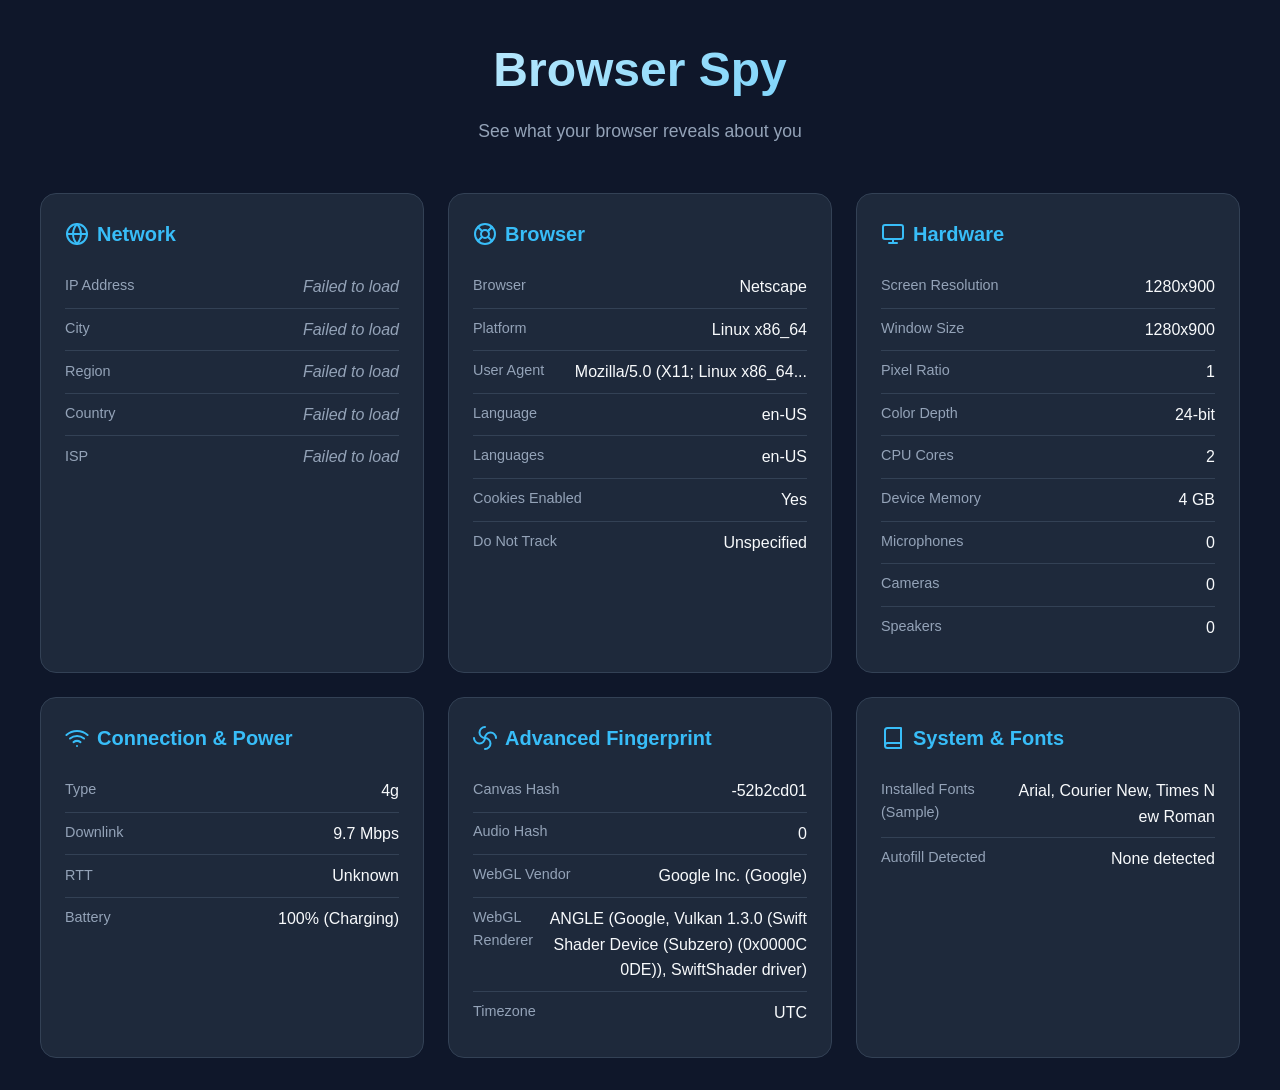
<file: browser-spy/index.html>
<!DOCTYPE html>
<html lang="en">

<head>
    <meta charset="UTF-8">
    <meta name="viewport" content="width=device-width, initial-scale=1.0">
    <title>Browser Spy - Browser Fingerprint & Info</title>
    <style>
        :root {
            --bg-color: #0f172a;
            --card-bg: #1e293b;
            --text-primary: #f8fafc;
            --text-secondary: #94a3b8;
            --accent: #38bdf8;
            --accent-glow: rgba(56, 189, 248, 0.2);
            --border: #334155;
            --font-family: 'Inter', -apple-system, BlinkMacSystemFont, sans-serif;
        }

        * {
            box-sizing: border-box;
            margin: 0;
            padding: 0;
        }

        body {
            background-color: var(--bg-color);
            color: var(--text-primary);
            font-family: var(--font-family);
            line-height: 1.6;
            min-height: 100vh;
            padding: 2rem;
        }

        header {
            text-align: center;
            margin-bottom: 3rem;
            animation: fadeIn 0.8s ease-out;
        }

        h1 {
            font-size: 3rem;
            font-weight: 800;
            background: linear-gradient(135deg, #fff 0%, var(--accent) 100%);
            background-clip: text;
            -webkit-background-clip: text;
            -webkit-text-fill-color: transparent;
            margin-bottom: 0.5rem;
        }

        .subtitle {
            color: var(--text-secondary);
            font-size: 1.1rem;
        }

        .grid {
            display: grid;
            grid-template-columns: repeat(auto-fit, minmax(300px, 1fr));
            gap: 1.5rem;
            max-width: 1200px;
            margin: 0 auto;
        }

        .card {
            background: var(--card-bg);
            border: 1px solid var(--border);
            border-radius: 1rem;
            padding: 1.5rem;
            transition: transform 0.2s, box-shadow 0.2s;
            animation: slideUp 0.5s ease-out forwards;
            opacity: 0;
        }

        .card:hover {
            transform: translateY(-2px);
            box-shadow: 0 10px 20px -10px var(--accent-glow);
            border-color: var(--accent);
        }

        .card h2 {
            font-size: 1.25rem;
            margin-bottom: 1rem;
            color: var(--accent);
            display: flex;
            align-items: center;
            gap: 0.5rem;
        }

        .info-item {
            display: flex;
            justify-content: space-between;
            padding: 0.5rem 0;
            border-bottom: 1px solid var(--border);
        }

        .info-item:last-child {
            border-bottom: none;
        }

        .label {
            color: var(--text-secondary);
            font-size: 0.9rem;
        }

        .value {
            font-weight: 500;
            text-align: right;
            word-break: break-all;
            margin-left: 1rem;
        }

        .loading {
            color: var(--text-secondary);
            font-style: italic;
        }

        canvas#fingerprint {
            display: none;
        }

        @keyframes fadeIn {
            from {
                opacity: 0;
            }

            to {
                opacity: 1;
            }
        }

        @keyframes slideUp {
            from {
                opacity: 0;
                transform: translateY(20px);
            }

            to {
                opacity: 1;
                transform: translateY(0);
            }
        }

        /* Stagger animations */
        .card:nth-child(1) {
            animation-delay: 0.1s;
        }

        .card:nth-child(2) {
            animation-delay: 0.2s;
        }

        .card:nth-child(3) {
            animation-delay: 0.3s;
        }

        .card:nth-child(4) {
            animation-delay: 0.4s;
        }

        .card:nth-child(5) {
            animation-delay: 0.5s;
        }

        @media (max-width: 600px) {
            h1 {
                font-size: 2rem;
            }

            body {
                padding: 1rem;
            }
        }
    </style>
</head>

<body>
    <header>
        <h1>Browser Spy</h1>
        <p class="subtitle">See what your browser reveals about you</p>
    </header>

    <div class="grid">
        <!-- Network Info -->
        <div class="card">
            <h2>
                <svg width="24" height="24" viewBox="0 0 24 24" fill="none" stroke="currentColor" stroke-width="2"
                    stroke-linecap="round" stroke-linejoin="round">
                    <circle cx="12" cy="12" r="10"></circle>
                    <line x1="2" y1="12" x2="22" y2="12"></line>
                    <path
                        d="M12 2a15.3 15.3 0 0 1 4 10 15.3 15.3 0 0 1-4 10 15.3 15.3 0 0 1-4-10 15.3 15.3 0 0 1 4-10z">
                    </path>
                </svg>
                Network
            </h2>
            <div id="network-info">
                <div class="info-item"><span class="label">IP Address</span><span class="value loading"
                        id="ip">Loading...</span></div>
                <div class="info-item"><span class="label">City</span><span class="value loading"
                        id="city">Loading...</span></div>
                <div class="info-item"><span class="label">Region</span><span class="value loading"
                        id="region">Loading...</span></div>
                <div class="info-item"><span class="label">Country</span><span class="value loading"
                        id="country">Loading...</span></div>
                <div class="info-item"><span class="label">ISP</span><span class="value loading"
                        id="isp">Loading...</span></div>
            </div>
        </div>

        <!-- Browser Info -->
        <div class="card">
            <h2>
                <svg width="24" height="24" viewBox="0 0 24 24" fill="none" stroke="currentColor" stroke-width="2"
                    stroke-linecap="round" stroke-linejoin="round">
                    <circle cx="12" cy="12" r="10"></circle>
                    <circle cx="12" cy="12" r="4"></circle>
                    <line x1="4.93" y1="4.93" x2="9.17" y2="9.17"></line>
                    <line x1="14.83" y1="14.83" x2="19.07" y2="19.07"></line>
                    <line x1="14.83" y1="9.17" x2="19.07" y2="4.93"></line>
                    <line x1="14.83" y1="9.17" x2="18.36" y2="5.64"></line>
                    <line x1="4.93" y1="19.07" x2="9.17" y2="14.83"></line>
                </svg>
                Browser
            </h2>
            <div id="browser-info">
                <!-- Populated by JS -->
            </div>
        </div>

        <!-- Hardware Info -->
        <div class="card">
            <h2>
                <svg width="24" height="24" viewBox="0 0 24 24" fill="none" stroke="currentColor" stroke-width="2"
                    stroke-linecap="round" stroke-linejoin="round">
                    <rect x="2" y="3" width="20" height="14" rx="2" ry="2"></rect>
                    <line x1="8" y1="21" x2="16" y2="21"></line>
                    <line x1="12" y1="17" x2="12" y2="21"></line>
                </svg>
                Hardware
            </h2>
            <div id="hardware-info">
                <!-- Populated by JS -->
            </div>
        </div>

        <!-- Connection & Battery -->
        <div class="card">
            <h2>
                <svg width="24" height="24" viewBox="0 0 24 24" fill="none" stroke="currentColor" stroke-width="2"
                    stroke-linecap="round" stroke-linejoin="round">
                    <path d="M5 12.55a11 11 0 0 1 14.08 0"></path>
                    <path d="M1.42 9a16 16 0 0 1 21.16 0"></path>
                    <path d="M8.53 16.11a6 6 0 0 1 6.95 0"></path>
                    <line x1="12" y1="20" x2="12.01" y2="20"></line>
                </svg>
                Connection & Power
            </h2>
            <div id="connection-info">
                <!-- Populated by JS -->
            </div>
        </div>

        <!-- Fingerprint -->
        <div class="card">
            <h2>
                <svg width="24" height="24" viewBox="0 0 24 24" fill="none" stroke="currentColor" stroke-width="2"
                    stroke-linecap="round" stroke-linejoin="round">
                    <path d="M12 12c0-3 2.5-5.5 5.5-5.5S23 9 23 12"></path>
                    <path d="M12 12c0 3-2.5 5.5-5.5 5.5S1 15 1 12"></path>
                    <path d="M12 12c-3 0-5.5-2.5-5.5-5.5S9 1 12 1"></path>
                    <path d="M12 12c3 0 5.5 2.5 5.5 5.5S15 23 12 23"></path>
                </svg>
                Advanced Fingerprint
            </h2>
            <div id="fingerprint-info">
                <div class="info-item"><span class="label">Canvas Hash</span><span class="value"
                        id="canvas-hash">Calculating...</span></div>
                <div class="info-item"><span class="label">Audio Hash</span><span class="value"
                        id="audio-hash">Calculating...</span></div>
                <div class="info-item"><span class="label">WebGL Vendor</span><span class="value"
                        id="webgl-vendor">Unknown</span></div>
                <div class="info-item"><span class="label">WebGL Renderer</span><span class="value"
                        id="webgl-renderer">Unknown</span></div>
                <div class="info-item"><span class="label">Timezone</span><span class="value" id="timezone"></span>
                </div>
            </div>
        </div>

        <!-- System & Fonts -->
        <div class="card">
            <h2>
                <svg width="24" height="24" viewBox="0 0 24 24" fill="none" stroke="currentColor" stroke-width="2"
                    stroke-linecap="round" stroke-linejoin="round">
                    <path d="M4 19.5A2.5 2.5 0 0 1 6.5 17H20"></path>
                    <path d="M6.5 2H20v20H6.5A2.5 2.5 0 0 1 4 19.5v-15A2.5 2.5 0 0 1 6.5 2z"></path>
                </svg>
                System & Fonts
            </h2>
            <div id="system-info">
                <div class="info-item"><span class="label">Installed Fonts (Sample)</span><span class="value"
                        id="fonts-detected">Scanning...</span></div>
                <div class="info-item"><span class="label">Autofill Detected</span><span class="value"
                        id="autofill-status">Checking...</span></div>
            </div>
        </div>
    </div>

    <canvas id="fingerprint" width="200" height="50"></canvas>

    <!-- Hidden form for autofill detection -->
    <div style="opacity: 0; position: absolute; top: -9999px;">
        <input type="text" id="autofill-name" name="name" autocomplete="name">
        <input type="email" id="autofill-email" name="email" autocomplete="email">
    </div>

    <script>
        // Helper to create info item
        function addInfo(containerId, label, value) {
            const container = document.getElementById(containerId);
            const div = document.createElement('div');
            div.className = 'info-item';
            div.innerHTML = `<span class="label">${label}</span><span class="value">${value}</span>`;
            container.appendChild(div);
        }

        // 1. Network Info
        fetch('https://ipapi.co/json/')
            .then(response => response.json())
            .then(data => {
                document.getElementById('ip').textContent = data.ip || 'Unknown';
                document.getElementById('city').textContent = data.city || 'Unknown';
                document.getElementById('region').textContent = data.region || 'Unknown';
                document.getElementById('country').textContent = data.country_name || 'Unknown';
                document.getElementById('isp').textContent = data.org || 'Unknown';
            })
            .catch(err => {
                console.error('IP fetch failed', err);
                document.querySelectorAll('#network-info .value').forEach(el => el.textContent = 'Failed to load');
            });

        // 2. Browser Info
        const browserInfo = [
            ['Browser', navigator.appName],
            ['Platform', navigator.platform],
            ['User Agent', navigator.userAgent.substring(0, 30) + '...'],
            ['Language', navigator.language],
            ['Languages', navigator.languages.join(', ')],
            ['Cookies Enabled', navigator.cookieEnabled ? 'Yes' : 'No'],
            ['Do Not Track', navigator.doNotTrack || 'Unspecified']
        ];
        browserInfo.forEach(([label, value]) => addInfo('browser-info', label, value));

        // 3. Hardware Info
        function getRenderer() {
            try {
                const canvas = document.createElement('canvas');
                const gl = canvas.getContext('webgl') || canvas.getContext('experimental-webgl');
                if (!gl) return { vendor: 'Unknown', renderer: 'Unknown' };
                const debugInfo = gl.getExtension('WEBGL_debug_renderer_info');
                return {
                    vendor: debugInfo ? gl.getParameter(debugInfo.UNMASKED_VENDOR_WEBGL) : 'Unknown',
                    renderer: debugInfo ? gl.getParameter(debugInfo.UNMASKED_RENDERER_WEBGL) : 'Unknown'
                };
            } catch (e) {
                return { vendor: 'Unknown', renderer: 'Unknown' };
            }
        }

        const webglInfo = getRenderer();
        document.getElementById('webgl-vendor').textContent = webglInfo.vendor;
        document.getElementById('webgl-renderer').textContent = webglInfo.renderer;

        const hardwareInfo = [
            ['Screen Resolution', `${screen.width}x${screen.height}`],
            ['Window Size', `${window.innerWidth}x${window.innerHeight}`],
            ['Pixel Ratio', window.devicePixelRatio],
            ['Color Depth', `${screen.colorDepth}-bit`],
            ['CPU Cores', navigator.hardwareConcurrency || 'Unknown'],
            ['Device Memory', navigator.deviceMemory ? `${navigator.deviceMemory} GB` : 'Unknown']
        ];
        hardwareInfo.forEach(([label, value]) => addInfo('hardware-info', label, value));

        // Media Devices
        if (navigator.mediaDevices && navigator.mediaDevices.enumerateDevices) {
            navigator.mediaDevices.enumerateDevices().then(devices => {
                const counts = { audioinput: 0, videoinput: 0, audiooutput: 0 };
                devices.forEach(device => {
                    if (counts[device.kind] !== undefined) counts[device.kind]++;
                });
                addInfo('hardware-info', 'Microphones', counts.audioinput);
                addInfo('hardware-info', 'Cameras', counts.videoinput);
                addInfo('hardware-info', 'Speakers', counts.audiooutput);
            }).catch(e => console.log('Media device enumeration failed', e));
        }

        // 4. Connection & Battery
        if (navigator.connection) {
            addInfo('connection-info', 'Type', navigator.connection.effectiveType || 'Unknown');
            addInfo('connection-info', 'Downlink', navigator.connection.downlink ? `${navigator.connection.downlink} Mbps` : 'Unknown');
            addInfo('connection-info', 'RTT', navigator.connection.rtt ? `${navigator.connection.rtt} ms` : 'Unknown');
        } else {
            addInfo('connection-info', 'Network API', 'Not Supported');
        }

        if (navigator.getBattery) {
            navigator.getBattery().then(battery => {
                const level = Math.round(battery.level * 100) + '%';
                const charging = battery.charging ? 'Charging' : 'Discharging';
                addInfo('connection-info', 'Battery', `${level} (${charging})`);
            });
        } else {
            addInfo('connection-info', 'Battery API', 'Not Supported');
        }

        // 5. Fingerprinting
        document.getElementById('timezone').textContent = Intl.DateTimeFormat().resolvedOptions().timeZone;

        // Canvas Fingerprint
        try {
            const canvas = document.getElementById('fingerprint');
            const ctx = canvas.getContext('2d');
            ctx.textBaseline = "top";
            ctx.font = "14px 'Arial'";
            ctx.textBaseline = "alphabetic";
            ctx.fillStyle = "#f60";
            ctx.fillRect(125, 1, 62, 20);
            ctx.fillStyle = "#069";
            ctx.fillText("Hello World", 2, 15);
            ctx.fillStyle = "rgba(102, 204, 0, 0.7)";
            ctx.fillText("Hello World", 4, 17);

            const dataURI = canvas.toDataURL();
            // Simple hash function for demo
            let hash = 0;
            for (let i = 0; i < dataURI.length; i++) {
                const char = dataURI.charCodeAt(i);
                hash = ((hash << 5) - hash) + char;
                hash = hash & hash;
            }
            document.getElementById('canvas-hash').textContent = hash.toString(16);
        } catch (e) {
            document.getElementById('canvas-hash').textContent = 'Error';
        }

        // Audio Fingerprint
        try {
            const audioCtx = new (window.OfflineAudioContext || window.webkitOfflineAudioContext)(1, 44100, 44100);
            const oscillator = audioCtx.createOscillator();
            oscillator.type = 'triangle';
            oscillator.frequency.setValueAtTime(10000, audioCtx.currentTime);
            const compressor = audioCtx.createDynamicsCompressor();

            oscillator.connect(compressor);
            compressor.connect(audioCtx.destination);

            oscillator.start(0);
            audioCtx.startRendering().then(buffer => {
                let hash = 0;
                for (let i = 0; i < buffer.length; i++) {
                    const sample = buffer.getChannelData(0)[i];
                    hash = ((hash << 5) - hash) + sample;
                    hash = hash & hash;
                }
                document.getElementById('audio-hash').textContent = hash.toString(16);
            });
        } catch (e) {
            document.getElementById('audio-hash').textContent = 'Not Supported';
        }

        // Font Detection
        const fontList = ['Arial', 'Courier New', 'Georgia', 'Times New Roman', 'Verdana', 'Comic Sans MS', 'Impact', 'Tahoma', 'Trebuchet MS', 'Arial Black'];
        const detectedFonts = [];

        try {
            const canvas = document.createElement('canvas');
            const ctx = canvas.getContext('2d');
            const text = "abcdefghijklmnopqrstuvwxyz0123456789";

            ctx.font = "72px monospace";
            const baselineWidth = ctx.measureText(text).width;

            fontList.forEach(font => {
                ctx.font = `72px "${font}", monospace`;
                const width = ctx.measureText(text).width;
                if (width !== baselineWidth) {
                    detectedFonts.push(font);
                }
            });

            document.getElementById('fonts-detected').textContent = detectedFonts.length > 0 ? detectedFonts.join(', ') : 'None detected (from sample)';
        } catch (e) {
            document.getElementById('fonts-detected').textContent = 'Error';
        }

        // Autofill Detection
        setTimeout(() => {
            const name = document.getElementById('autofill-name').value;
            const email = document.getElementById('autofill-email').value;
            if (name || email) {
                document.getElementById('autofill-status').textContent = 'Detected! (Browser tried to fill form)';
                document.getElementById('autofill-status').style.color = '#ef4444'; // Red warning
            } else {
                document.getElementById('autofill-status').textContent = 'None detected';
            }
        }, 1000);

        // Window resize listener
        window.addEventListener('resize', () => {
            // Ideally update window size here, but for simple demo we leave it static or refresh
        });
    </script>
</body>

</html>
</file>
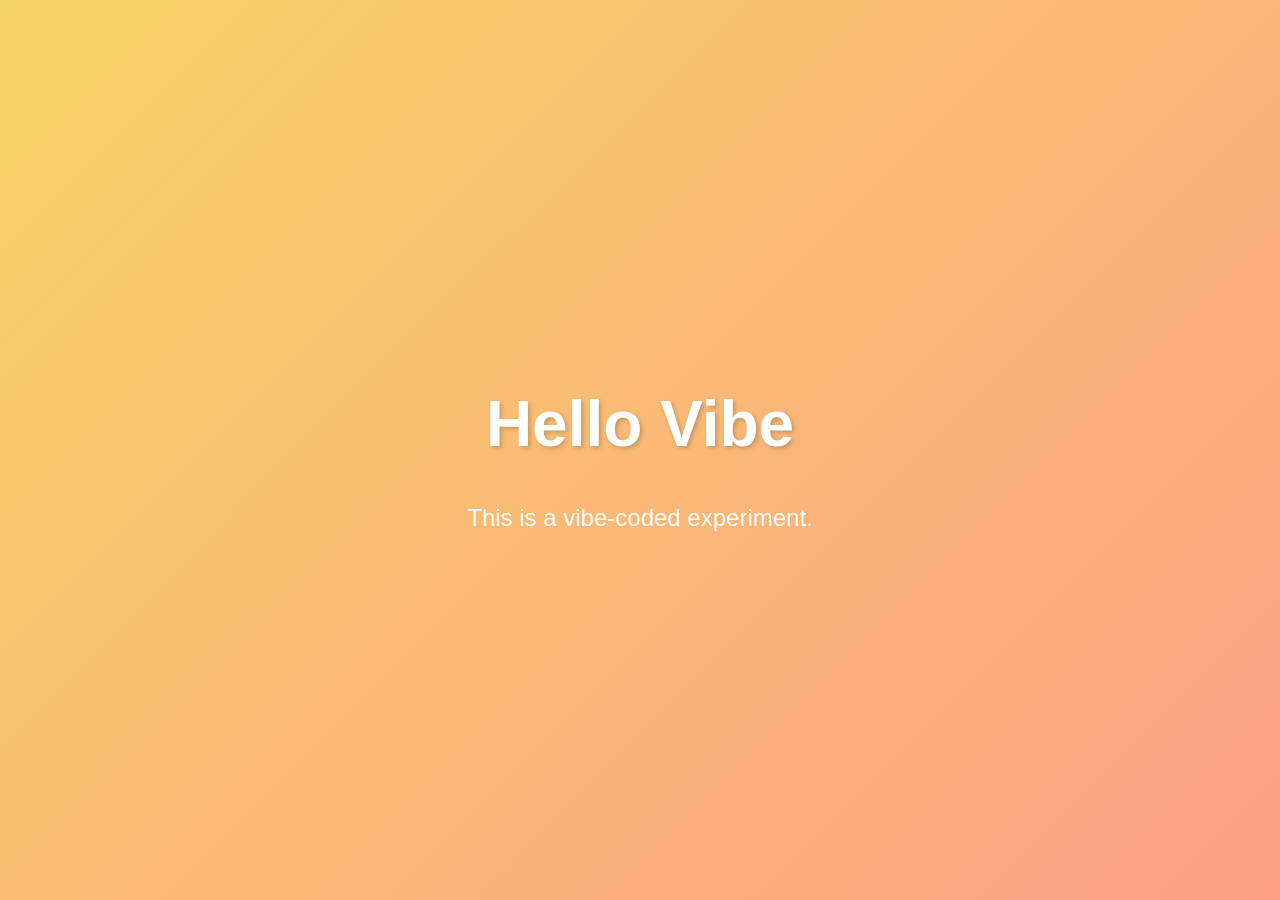
<file: hello-vibe/index.html>
<!DOCTYPE html>
<html lang="en">
<head>
    <meta charset="UTF-8">
    <meta name="viewport" content="width=device-width, initial-scale=1.0">
    <title>Hello Vibe</title>
    <style>
        body {
            font-family: sans-serif;
            display: flex;
            justify-content: center;
            align-items: center;
            height: 100vh;
            margin: 0;
            background: linear-gradient(135deg, #f6d365 0%, #fda085 100%);
            color: white;
        }
        .container {
            text-align: center;
        }
        h1 {
            font-size: 4rem;
            text-shadow: 2px 2px 4px rgba(0,0,0,0.2);
        }
        p {
            font-size: 1.5rem;
        }
    </style>
</head>
<body>
    <div class="container">
        <h1>Hello Vibe</h1>
        <p>This is a vibe-coded experiment.</p>
    </div>
</body>
</html>
</file>
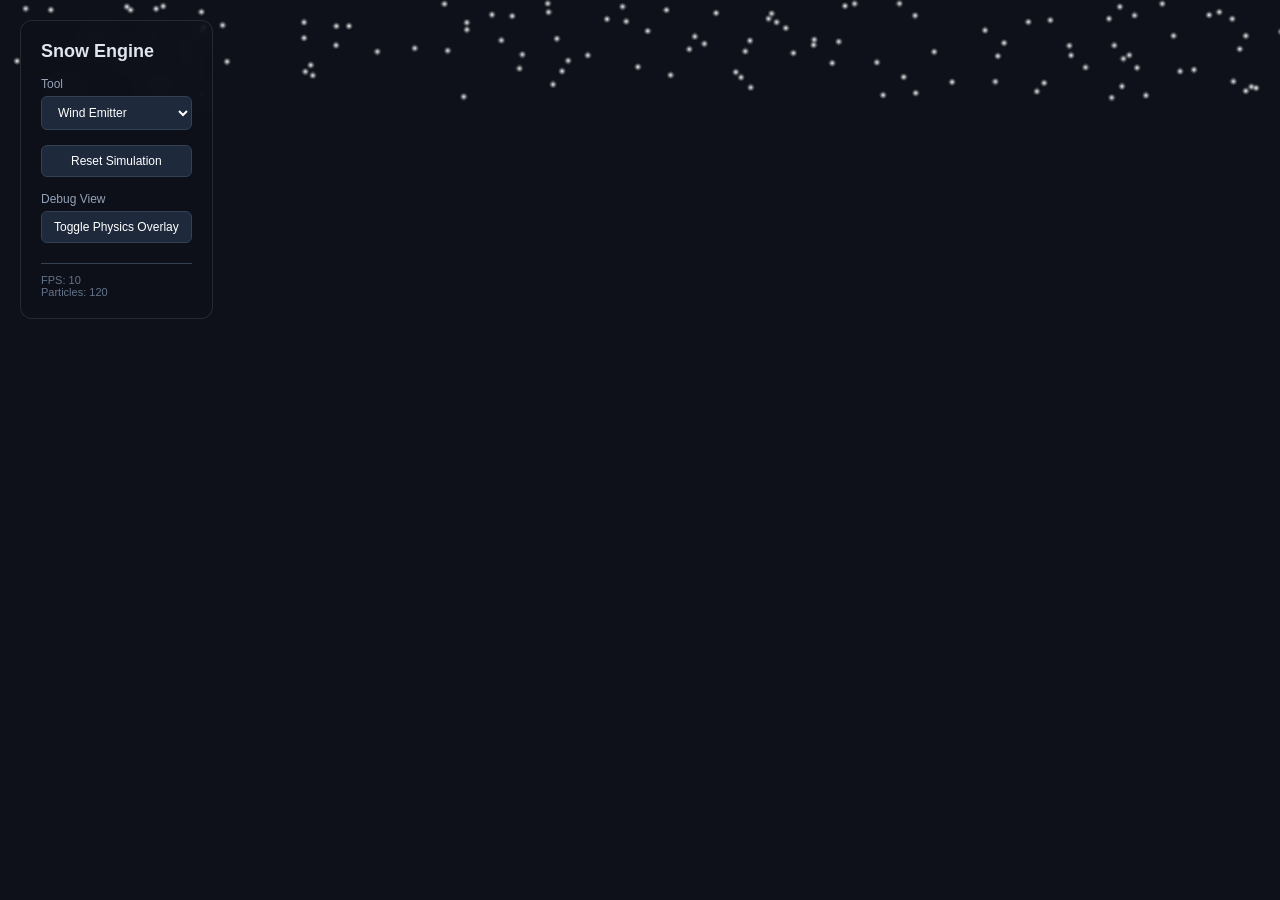
<file: snow-physics/index.html>
<!DOCTYPE html>
<html lang="en">

<head>
    <meta charset="UTF-8">
    <meta name="viewport" content="width=device-width, initial-scale=1.0">
    <title>Snow Physics Engine</title>
    <style>
        body {
            margin: 0;
            overflow: hidden;
            background-color: #0f111a;
            color: #ffffff;
            font-family: 'Inter', sans-serif;
        }

        canvas {
            display: block;
        }

        #ui {
            position: absolute;
            top: 20px;
            left: 20px;
            background: rgba(15, 17, 26, 0.85);
            padding: 20px;
            border-radius: 12px;
            backdrop-filter: blur(10px);
            border: 1px solid rgba(255, 255, 255, 0.1);
            user-select: none;
        }

        h1 {
            font-size: 18px;
            margin: 0 0 15px 0;
            font-weight: 600;
            color: #e0e6ed;
        }

        .control-group {
            margin-bottom: 15px;
        }

        label {
            display: block;
            font-size: 12px;
            margin-bottom: 5px;
            color: #94a3b8;
        }

        select,
        button {
            background: #1e293b;
            color: white;
            border: 1px solid #334155;
            padding: 8px 12px;
            border-radius: 6px;
            font-size: 12px;
            width: 100%;
            cursor: pointer;
            transition: all 0.2s;
        }

        select:hover,
        button:hover {
            border-color: #475569;
            background: #253045;
        }

        button.active {
            background: #3b82f6;
            border-color: #2563eb;
        }

        .status {
            font-size: 11px;
            color: #64748b;
            margin-top: 20px;
            border-top: 1px solid #334155;
            padding-top: 10px;
        }
    </style>
</head>

<body>
    <canvas id="simCanvas"></canvas>
    <div id="ui">
        <h1>Snow Engine</h1>

        <div class="control-group">
            <label>Tool</label>
            <select id="toolSelect">
                <option value="wind">Wind Emitter</option>
                <option value="wall">Obstacle (Wall)</option>
                <option value="heat">Heater (Melt)</option>
            </select>
        </div>

        <div class="control-group">
            <button id="resetBtn">Reset Simulation</button>
        </div>

        <div class="control-group">
            <label>Debug View</label>
            <button id="debugToggle">Toggle Physics Overlay</button>
        </div>

        <div class="status" id="statusPanel">
            FPS: <span id="fpsDisplay">0</span><br>
            Particles: <span id="particleCount">0</span>
        </div>
    </div>

    <script type="module" src="./src/main.js"></script>
</body>

</html>
</file>
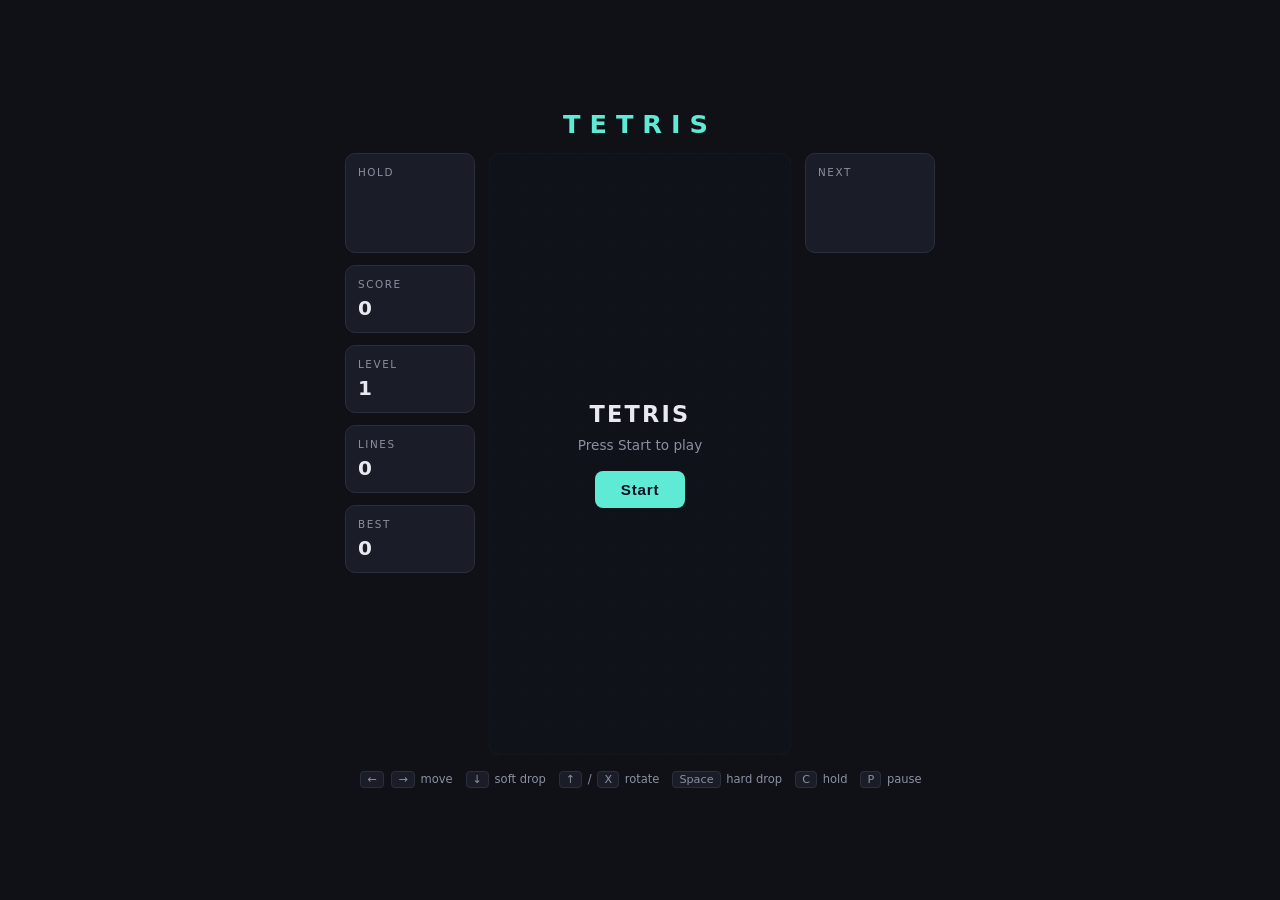
<file: tetris/index.html>
<!DOCTYPE html>
<html lang="en">
<head>
<meta charset="UTF-8">
<meta name="viewport" content="width=device-width, initial-scale=1.0">
<title>Tetris</title>
<style>
  :root {
    --bg: #0f1117;
    --panel: #1a1d27;
    --border: #2a2e3d;
    --text: #e8eaf0;
    --muted: #8b90a0;
    --accent: #5eead4;
  }
  * { margin: 0; padding: 0; box-sizing: border-box; }
  body {
    background: var(--bg);
    color: var(--text);
    font-family: "Segoe UI", system-ui, sans-serif;
    min-height: 100vh;
    display: flex;
    flex-direction: column;
    align-items: center;
    justify-content: center;
    padding: 16px;
    user-select: none;
  }
  h1 {
    font-size: 1.6rem;
    letter-spacing: 0.35em;
    text-transform: uppercase;
    margin-bottom: 14px;
    color: var(--accent);
    font-weight: 600;
  }
  .game {
    display: flex;
    gap: 14px;
    align-items: flex-start;
  }
  .side {
    display: flex;
    flex-direction: column;
    gap: 12px;
    width: 130px;
  }
  .box {
    background: var(--panel);
    border: 1px solid var(--border);
    border-radius: 10px;
    padding: 12px;
  }
  .box .label {
    font-size: 0.65rem;
    text-transform: uppercase;
    letter-spacing: 0.15em;
    color: var(--muted);
    margin-bottom: 6px;
  }
  .box .value {
    font-size: 1.25rem;
    font-variant-numeric: tabular-nums;
    font-weight: 600;
  }
  .preview {
    display: flex;
    align-items: center;
    justify-content: center;
    height: 56px;
  }
  #board {
    background: var(--panel);
    border: 1px solid var(--border);
    border-radius: 10px;
    display: block;
  }
  .overlay {
    position: absolute;
    inset: 0;
    background: rgba(15, 17, 23, 0.85);
    border-radius: 10px;
    display: flex;
    flex-direction: column;
    align-items: center;
    justify-content: center;
    gap: 10px;
    z-index: 10;
  }
  .overlay.hidden { display: none; }
  .overlay .title {
    font-size: 1.4rem;
    font-weight: 700;
    letter-spacing: 0.1em;
  }
  .overlay .sub {
    font-size: 0.85rem;
    color: var(--muted);
  }
  .overlay button {
    margin-top: 8px;
    background: var(--accent);
    color: #0b1020;
    border: none;
    border-radius: 8px;
    padding: 10px 26px;
    font-size: 0.95rem;
    font-weight: 700;
    cursor: pointer;
    letter-spacing: 0.05em;
  }
  .overlay button:hover { filter: brightness(1.1); }
  .board-wrap { position: relative; }
  .keys {
    margin-top: 14px;
    font-size: 0.72rem;
    color: var(--muted);
    text-align: center;
    line-height: 1.8;
  }
  kbd {
    background: var(--panel);
    border: 1px solid var(--border);
    border-radius: 4px;
    padding: 1px 6px;
    font-family: inherit;
    font-size: 0.7rem;
    margin: 0 2px;
  }
</style>
</head>
<body>
  <h1>Tetris</h1>
  <div class="game">
    <div class="side">
      <div class="box">
        <div class="label">Hold</div>
        <div class="preview"><canvas id="hold" width="120" height="56"></canvas></div>
      </div>
      <div class="box">
        <div class="label">Score</div>
        <div class="value" id="score">0</div>
      </div>
      <div class="box">
        <div class="label">Level</div>
        <div class="value" id="level">1</div>
      </div>
      <div class="box">
        <div class="label">Lines</div>
        <div class="value" id="lines">0</div>
      </div>
      <div class="box">
        <div class="label">Best</div>
        <div class="value" id="best">0</div>
      </div>
    </div>
    <div class="board-wrap">
      <canvas id="board" width="300" height="600"></canvas>
      <div class="overlay" id="overlay">
        <div class="title" id="overlay-title">TETRIS</div>
        <div class="sub" id="overlay-sub">Press Start to play</div>
        <button id="overlay-btn">Start</button>
      </div>
    </div>
    <div class="side">
      <div class="box">
        <div class="label">Next</div>
        <div class="preview"><canvas id="next" width="120" height="56"></canvas></div>
      </div>
    </div>
  </div>
  <div class="keys">
    <kbd>&larr;</kbd> <kbd>&rarr;</kbd> move &nbsp; <kbd>&darr;</kbd> soft drop &nbsp; <kbd>&uarr;</kbd> / <kbd>X</kbd> rotate &nbsp;
    <kbd>Space</kbd> hard drop &nbsp; <kbd>C</kbd> hold &nbsp; <kbd>P</kbd> pause
  </div>

<script>
(() => {
  const COLS = 10;
  const ROWS = 20;
  const CELL = 30;
  const DAS_MS = 150;
  const ARR_MS = 40;
  const SOFT_MS = 35;
  const SCORE_TABLE = [0, 100, 300, 500, 800];

  const COLORS = {
    I: "#38bdf8", O: "#facc15", T: "#a78bfa",
    S: "#4ade80", Z: "#f87171", J: "#60a5fa", L: "#fb923c"
  };

  // Shapes defined in their natural SRS boxes (I and O in 4x4, rest in 3x3)
  const SHAPES = {
    I: [[0,1],[1,1],[2,1],[3,1]],
    O: [[1,1],[2,1],[1,2],[2,2]],
    T: [[1,0],[0,1],[1,1],[2,1]],
    S: [[1,0],[2,0],[0,1],[1,1]],
    Z: [[0,0],[1,0],[1,1],[2,1]],
    J: [[0,0],[0,1],[1,1],[2,1]],
    L: [[2,0],[0,1],[1,1],[2,1]]
  };
  const SIZES = { I: 4, O: 4, T: 3, S: 3, Z: 3, J: 3, L: 3 };
  const TYPES = Object.keys(SHAPES);

  const boardCtx = document.getElementById("board").getContext("2d");
  const nextCtx = document.getElementById("next").getContext("2d");
  const holdCtx = document.getElementById("hold").getContext("2d");
  const nextCanvas = document.getElementById("next");
  const holdCanvas = document.getElementById("hold");
  const scoreEl = document.getElementById("score");
  const levelEl = document.getElementById("level");
  const linesEl = document.getElementById("lines");
  const bestEl = document.getElementById("best");
  const overlay = document.getElementById("overlay");
  const overlayTitle = document.getElementById("overlay-title");
  const overlaySub = document.getElementById("overlay-sub");
  const overlayBtn = document.getElementById("overlay-btn");

  let grid, bag, current, holdType, canHold;
  let score, lines, level;
  let state = "idle";
  let dropInterval, dropAccum, softAccum;
  let dasDir, dasAccum, arrAccum;
  let holdKey;

  let best = parseInt(localStorage.getItem("tetris-best") || "0", 10);
  bestEl.textContent = best;

  const newGrid = () => Array.from({ length: ROWS }, () => Array(COLS).fill(null));

  function refillBag() {
    if (bag.length === 0) {
      bag = TYPES.slice();
      for (let i = bag.length - 1; i > 0; i--) {
        const j = Math.floor(Math.random() * (i + 1));
        [bag[i], bag[j]] = [bag[j], bag[i]];
      }
    }
    return bag.pop();
  }

  function makePiece(type) {
    return {
      type,
      cells: SHAPES[type].map(([x, y]) => [x, y]),
      x: 3,
      y: type === "I" ? -1 : 0,
      size: SIZES[type]
    };
  }

  function collides(cells, ox, oy) {
    return cells.some(([cx, cy]) => {
      const x = ox + cx, y = oy + cy;
      if (x < 0 || x >= COLS || y >= ROWS) return true;
      return y >= 0 && grid[y][x] !== null;
    });
  }

  function rotateCells(cells, dir, size) {
    // Rotate around box center (size/2 - 0.5)
    const c = size / 2 - 0.5;
    return cells.map(([x, y]) => dir === 1
      ? [Math.round(2 * c - y), x]
      : [y, Math.round(2 * c - x)]);
  }

  function rotatePiece(dir) {
    const rotated = rotateCells(current.cells, dir, current.size);
    const kicks = [0, -1, 1, -2, 2];
    for (const kx of kicks) {
      if (!collides(rotated, current.x + kx, current.y)) {
        current.x += kx;
        current.cells = rotated;
        return;
      }
      const ky = -1;
      if (!collides(rotated, current.x + kx, current.y + ky)) {
        current.x += kx;
        current.y += ky;
        current.cells = rotated;
        return;
      }
    }
  }

  function merge() {
    current.cells.forEach(([cx, cy]) => {
      const y = current.y + cy;
      if (y >= 0) grid[y][current.x + cx] = current.type;
    });
  }

  function clearLines() {
    let cleared = 0;
    for (let y = ROWS - 1; y >= 0; y--) {
      if (grid[y].every(c => c !== null)) {
        grid.splice(y, 1);
        grid.unshift(Array(COLS).fill(null));
        cleared++;
        y++;
      }
    }
    return cleared;
  }

  function updateHUD() {
    scoreEl.textContent = score;
    levelEl.textContent = level;
    linesEl.textContent = lines;
    if (score > best) {
      best = score;
      bestEl.textContent = best;
      localStorage.setItem("tetris-best", String(best));
    }
  }

  function lockIn() {
    merge();
    const cleared = clearLines();
    if (cleared > 0) {
      score += SCORE_TABLE[cleared] * level;
      lines += cleared;
      level = Math.floor(lines / 10) + 1;
      dropInterval = Math.max(80, 800 - (level - 1) * 70);
    }
    canHold = true;
    spawnNext();
    updateHUD();
  }

  function endGame() {
    state = "over";
    overlayTitle.textContent = "GAME OVER";
    overlaySub.textContent = "Score: " + score;
    overlayBtn.textContent = "Play Again";
    overlay.classList.remove("hidden");
  }

  function spawnNext() {
    current = makePiece(refillBag());
    if (collides(current.cells, current.x, current.y)) {
      if (!collides(current.cells, current.x, current.y - 1)) {
        current.y -= 1;
      } else {
        endGame();
        return;
      }
    }
    dropAccum = 0;
    softAccum = 0;
    drawNext();
  }

  function hardDrop() {
    let dist = 0;
    while (!collides(current.cells, current.x, current.y + dist + 1)) dist++;
    current.y += dist;
    if (dist > 0) score += dist * 2;
    lockIn();
  }

  function softDropStep() {
    if (!collides(current.cells, current.x, current.y + 1)) {
      current.y++;
      score += 1;
      updateHUD();
    } else {
      lockIn();
    }
  }

  function tryMove(dir) {
    if (!collides(current.cells, current.x + dir, current.y)) current.x += dir;
  }

  function holdPiece() {
    if (!canHold) return;
    const t = current.type;
    canHold = false;
    dropAccum = 0;
    softAccum = 0;
    if (holdType == null) {
      holdType = t;
      drawHold();
      spawnNext();
      return;
    }
    const swap = holdType;
    holdType = t;
    drawHold();
    current = makePiece(swap);
    if (collides(current.cells, current.x, current.y)) {
      if (collides(current.cells, current.x, current.y - 1)) {
        endGame();
        return;
      }
      current.y -= 1;
    }
  }

  function startGame() {
    grid = newGrid();
    bag = [];
    holdType = null;
    canHold = true;
    score = 0; lines = 0; level = 1;
    dropInterval = 800;
    dropAccum = 0; softAccum = 0;
    dasDir = 0; dasAccum = 0; arrAccum = 0;
    holdKey = null;
    state = "playing";
    overlay.classList.add("hidden");
    spawnNext();
    drawHold();
    updateHUD();
  }

  function togglePause() {
    if (state === "playing") {
      state = "paused";
      overlayTitle.textContent = "PAUSED";
      overlaySub.textContent = "Press P to resume";
      overlayBtn.textContent = "Resume";
      overlay.classList.remove("hidden");
    } else if (state === "paused") {
      state = "playing";
      overlay.classList.add("hidden");
    }
  }

  overlayBtn.addEventListener("click", () => {
    if (state === "paused") togglePause();
    else startGame();
  });

  // ---------- rendering ----------
  function block(context, px, py, size, color, alpha) {
    context.globalAlpha = alpha == null ? 1 : alpha;
    context.fillStyle = color;
    context.fillRect(px + 1, py + 1, size - 2, size - 2);
    context.fillStyle = "rgba(255,255,255,0.18)";
    context.fillRect(px + 1, py + 1, size - 2, 3);
    context.globalAlpha = 1;
  }

  function pieceCells(p) {
    return p.cells.map(([cx, cy]) => [p.x + cx, p.y + cy]);
  }

  function render() {
    const canvas = boardCtx.canvas;
    boardCtx.clearRect(0, 0, canvas.width, canvas.height);
    boardCtx.strokeStyle = "rgba(255,255,255,0.04)";
    boardCtx.lineWidth = 1;
    for (let x = 1; x < COLS; x++) {
      boardCtx.beginPath();
      boardCtx.moveTo(x * CELL + 0.5, 0);
      boardCtx.lineTo(x * CELL + 0.5, canvas.height);
      boardCtx.stroke();
    }
    for (let y = 1; y < ROWS; y++) {
      boardCtx.beginPath();
      boardCtx.moveTo(0, y * CELL + 0.5);
      boardCtx.lineTo(canvas.width, y * CELL + 0.5);
      boardCtx.stroke();
    }
    for (let y = 0; y < ROWS; y++) {
      for (let x = 0; x < COLS; x++) {
        if (grid && grid[y][x]) block(boardCtx, x * CELL, y * CELL, CELL, COLORS[grid[y][x]]);
      }
    }
    if (!current || (state !== "playing" && state !== "paused")) return;
    if (state === "playing") {
      let dist = 0;
      while (!collides(current.cells, current.x, current.y + dist + 1)) dist++;
      if (dist > 0) {
        current.cells.forEach(([cx, cy]) => {
          const y = current.y + cy + dist;
          if (y < 0) return;
          boardCtx.globalAlpha = 0.3;
          boardCtx.strokeStyle = COLORS[current.type];
          boardCtx.lineWidth = 2;
          boardCtx.strokeRect((current.x + cx) * CELL + 3, y * CELL + 3, CELL - 6, CELL - 6);
          boardCtx.globalAlpha = 1;
          boardCtx.lineWidth = 1;
        });
      }
    }
    pieceCells(current).forEach(([x, y]) => {
      if (y < 0) return;
      block(boardCtx, x * CELL, y * CELL, CELL, COLORS[current.type]);
    });
  }

  function drawMini(context, canvas, type) {
    context.clearRect(0, 0, canvas.width, canvas.height);
    if (type == null) return;
    const cells = SHAPES[type];
    let minX = Infinity, maxX = -Infinity, minY = Infinity, maxY = -Infinity;
    cells.forEach(([x, y]) => {
      minX = Math.min(minX, x); maxX = Math.max(maxX, x);
      minY = Math.min(minY, y); maxY = Math.max(maxY, y);
    });
    const w = maxX - minX + 1, h = maxY - minY + 1;
    const size = Math.min(18, Math.floor(44 / Math.max(w, h)));
    const ox = Math.floor((canvas.width - w * size) / 2) - minX * size;
    const oy = Math.floor((canvas.height - h * size) / 2) - minY * size;
    cells.forEach(([x, y]) => block(context, ox + x * size, oy + y * size, size, COLORS[type]));
  }

  function drawNext() {
    if (bag.length === 0) refillBag();
    drawMini(nextCtx, nextCanvas, bag[bag.length - 1]);
  }

  function drawHold() {
    drawMini(holdCtx, holdCanvas, holdType);
  }

  // ---------- input ----------
  document.addEventListener("keydown", (e) => {
    if (e.key === "p" || e.key === "P") {
      if (state === "playing" || state === "paused") { togglePause(); e.preventDefault(); }
      return;
    }
    if (state === "over" || state === "idle") {
      if (e.key === "Enter" || e.key === " ") { startGame(); e.preventDefault(); }
      return;
    }
    if (state !== "playing") return;

    switch (e.key) {
      case "ArrowLeft":
        if (!e.repeat) { tryMove(-1); dasDir = -1; dasAccum = 0; arrAccum = 0; }
        e.preventDefault();
        break;
      case "ArrowRight":
        if (!e.repeat) { tryMove(1); dasDir = 1; dasAccum = 0; arrAccum = 0; }
        e.preventDefault();
        break;
      case "ArrowDown":
        holdKey = "down";
        if (!e.repeat) {
          softDropStep();
          dropAccum = 0;
          softAccum = 0;
        }
        e.preventDefault();
        break;
      case "ArrowUp":
      case "x": case "X": case "z": case "Z":
        if (!e.repeat) rotatePiece(e.key === "z" || e.key === "Z" ? -1 : 1);
        e.preventDefault();
        break;
      case " ":
        if (!e.repeat) { hardDrop(); dropAccum = 0; softAccum = 0; }
        e.preventDefault();
        break;
      case "c": case "C": case "Shift":
        if (!e.repeat) holdPiece();
        e.preventDefault();
        break;
    }
  });

  document.addEventListener("keyup", (e) => {
    if (e.key === "ArrowLeft" || e.key === "ArrowRight") dasDir = 0;
    if (e.key === "ArrowDown") holdKey = null;
  });

  window.addEventListener("blur", () => { dasDir = 0; holdKey = null; });

  // ---------- main loop ----------
  let lastTime = performance.now();
  function frame(now) {
    const dt = Math.min(now - lastTime, 100);
    lastTime = now;
    if (state === "playing" && current) {
      if (dasDir !== 0) {
        dasAccum += dt;
        if (dasAccum >= DAS_MS) {
          arrAccum += dt;
          while (arrAccum >= ARR_MS) {
            arrAccum -= ARR_MS;
            tryMove(dasDir);
          }
        }
      }
      if (holdKey === "down") {
        softAccum += dt;
        while (softAccum >= SOFT_MS) {
          softAccum -= SOFT_MS;
          if (!collides(current.cells, current.x, current.y + 1)) {
            current.y++;
            score += 1;
            updateHUD();
          } else break;
        }
      }
      dropAccum += dt;
      if (dropAccum >= dropInterval) {
        dropAccum = 0;
        if (!collides(current.cells, current.x, current.y + 1)) {
          current.y++;
        } else {
          lockIn();
        }
      }
    }
    render();
    requestAnimationFrame(frame);
  }
  requestAnimationFrame(frame);
})();
</script>
</body>
</html>
</file>
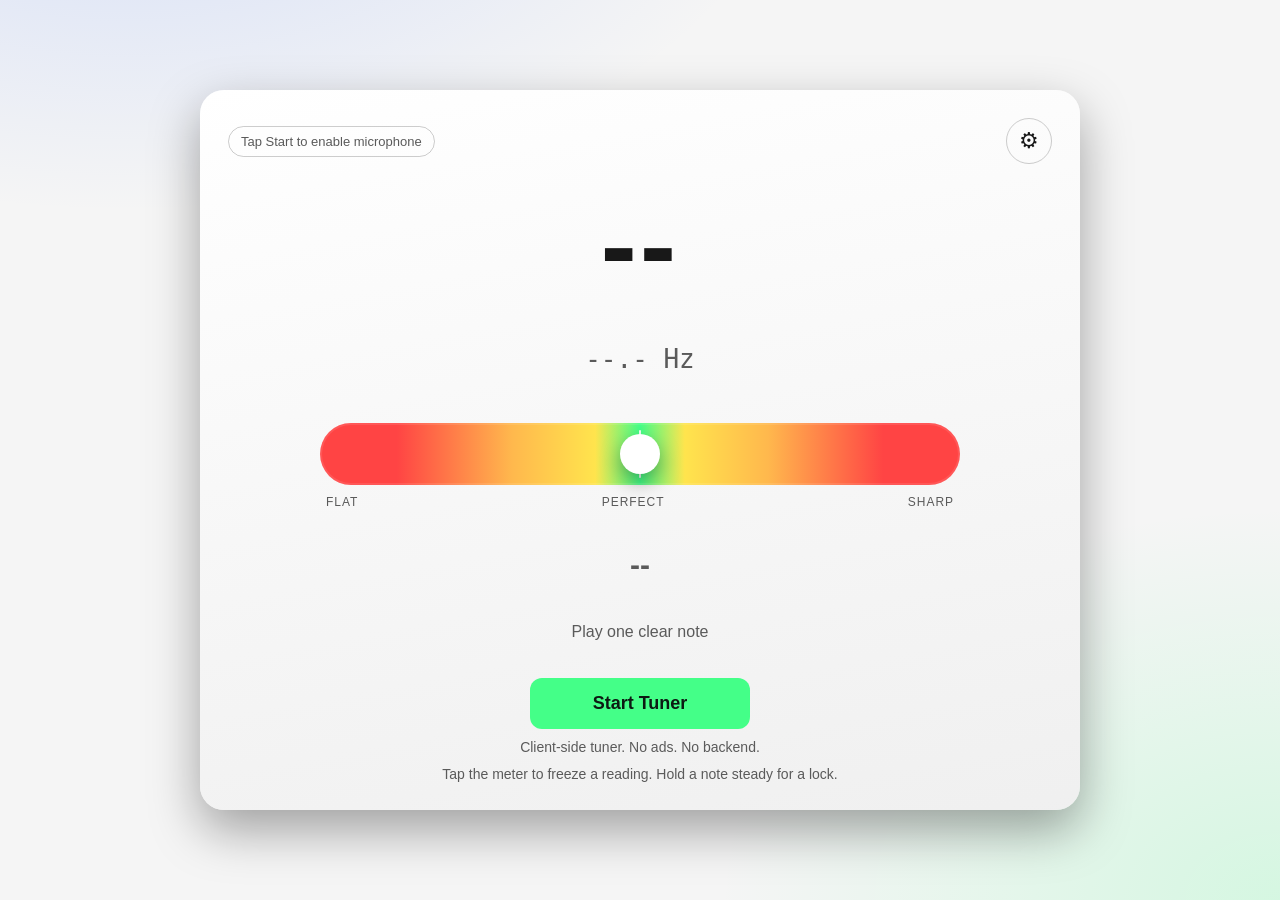
<file: tuner-codex/index.html>
<!doctype html>
<html lang="en">
<head>
  <meta charset="utf-8" />
  <meta name="viewport" content="width=device-width, initial-scale=1" />
  <title>Tuner Codex</title>
  <style>
    :root {
      color-scheme: dark;
      --bg: #1a1a1a;
      --panel: #232323;
      --text: #f2f2f2;
      --muted: #a4a4a4;
      --flat-sharp: #ff4444;
      --close: #ffb84d;
      --near: #ffe44d;
      --perfect: #44ff88;
      --focus: #8ecbff;
    }

    html[data-mode="light"] {
      color-scheme: light;
      --bg: #f5f5f5;
      --panel: #ffffff;
      --text: #181818;
      --muted: #5a5a5a;
      --focus: #0f6bd8;
    }

    * { box-sizing: border-box; }

    body {
      margin: 0;
      min-height: 100vh;
      display: grid;
      place-items: center;
      font-family: "Segoe UI", "Trebuchet MS", sans-serif;
      background:
        radial-gradient(1200px 700px at 10% -20%, rgba(80, 130, 255, 0.2), transparent 56%),
        radial-gradient(1000px 700px at 100% 100%, rgba(68, 255, 136, 0.18), transparent 56%),
        var(--bg);
      color: var(--text);
      padding: 16px;
    }

    .shell {
      width: min(880px, 100%);
      min-height: min(720px, 95vh);
      background: linear-gradient(170deg, var(--panel), color-mix(in srgb, var(--panel), #000 6%));
      border-radius: 24px;
      box-shadow: 0 20px 50px rgba(0, 0, 0, 0.35);
      padding: clamp(16px, 3vw, 28px);
      display: grid;
      grid-template-rows: auto 1fr auto;
      gap: 18px;
      position: relative;
      overflow: hidden;
    }

    .toolbar {
      display: flex;
      justify-content: space-between;
      align-items: center;
      gap: 12px;
    }

    .badge {
      font-size: 13px;
      color: var(--muted);
      border: 1px solid color-mix(in srgb, var(--muted), transparent 70%);
      border-radius: 999px;
      padding: 7px 12px;
    }

    .gear {
      width: 46px;
      height: 46px;
      border-radius: 50%;
      border: 1px solid color-mix(in srgb, var(--muted), transparent 70%);
      background: transparent;
      color: var(--text);
      font-size: 22px;
      cursor: pointer;
    }

    .main {
      display: grid;
      place-items: center;
      text-align: center;
      gap: 10px;
    }

    .note {
      font-weight: 800;
      font-size: clamp(56px, 15vw, 108px);
      line-height: 0.9;
      letter-spacing: 0.03em;
      min-height: 1em;
    }

    .hz {
      min-height: 1.3em;
      font-size: clamp(20px, 4vw, 26px);
      color: var(--muted);
      font-family: ui-monospace, SFMono-Regular, Menlo, Consolas, monospace;
    }

    .meter {
      width: min(640px, 92%);
      margin-top: 6px;
      border: none;
      background: none;
      padding: 0;
      cursor: pointer;
      color: inherit;
    }

    .meter-track {
      width: 100%;
      height: 62px;
      border-radius: 999px;
      position: relative;
      background: linear-gradient(90deg,
        var(--flat-sharp) 0%,
        var(--flat-sharp) 12%,
        var(--close) 30%,
        var(--near) 43%,
        var(--perfect) 50%,
        var(--near) 57%,
        var(--close) 70%,
        var(--flat-sharp) 88%,
        var(--flat-sharp) 100%);
      box-shadow: inset 0 0 0 2px rgba(255, 255, 255, 0.1);
    }

    .meter-track::before {
      content: "";
      position: absolute;
      left: 50%;
      top: 7px;
      height: 48px;
      width: 2px;
      transform: translateX(-50%);
      border-radius: 2px;
      background: rgba(255, 255, 255, 0.9);
    }

    .pointer {
      position: absolute;
      top: 50%;
      left: 50%;
      width: 40px;
      height: 40px;
      transform: translate(-50%, -50%);
      border-radius: 50%;
      background: #fff;
      box-shadow: 0 8px 20px rgba(0, 0, 0, 0.34);
      transition: transform 120ms ease-out;
    }

    .meter-labels {
      display: flex;
      justify-content: space-between;
      margin-top: 10px;
      font-size: 12px;
      color: var(--muted);
      text-transform: uppercase;
      letter-spacing: 0.08em;
      padding: 0 6px;
    }

    .cents {
      min-height: 1.2em;
      font-size: clamp(22px, 5vw, 30px);
      font-weight: 700;
    }

    .hint {
      min-height: 1.4em;
      font-size: 16px;
      color: var(--muted);
    }

    .footer {
      display: grid;
      place-items: center;
      gap: 10px;
    }

    .start {
      border: none;
      border-radius: 12px;
      background: var(--perfect);
      color: #0d1a13;
      padding: 15px 24px;
      min-width: 220px;
      font-size: 18px;
      font-weight: 700;
      cursor: pointer;
    }

    .status {
      font-size: 14px;
      min-height: 1.2em;
      color: var(--muted);
      text-align: center;
    }

    .help {
      font-size: 14px;
      color: var(--muted);
      text-align: center;
    }

    .overlay {
      position: absolute;
      inset: 0;
      background: rgba(0, 0, 0, 0.45);
      opacity: 0;
      pointer-events: none;
      transition: opacity 170ms ease;
    }

    .overlay.show {
      opacity: 1;
      pointer-events: auto;
    }

    .settings {
      position: absolute;
      right: 16px;
      bottom: 16px;
      width: min(380px, calc(100% - 32px));
      background: var(--panel);
      border: 1px solid color-mix(in srgb, var(--muted), transparent 65%);
      border-radius: 16px;
      padding: 15px;
      transform: translateY(14px);
      opacity: 0;
      pointer-events: none;
      transition: opacity 170ms ease, transform 170ms ease;
    }

    .settings.show {
      opacity: 1;
      transform: translateY(0);
      pointer-events: auto;
    }

    .settings h2 {
      margin: 0 0 8px;
      font-size: 18px;
    }

    .row {
      display: grid;
      grid-template-columns: 1fr auto;
      gap: 10px;
      align-items: center;
      margin: 12px 0;
      color: var(--muted);
      font-size: 14px;
    }

    select,
    input,
    .settings button {
      background: color-mix(in srgb, var(--panel), #000 10%);
      color: var(--text);
      border: 1px solid color-mix(in srgb, var(--muted), transparent 60%);
      border-radius: 9px;
      padding: 7px 10px;
      font: inherit;
    }

    .toggle {
      width: 48px;
      height: 28px;
      border-radius: 999px;
      border: none;
      background: color-mix(in srgb, var(--muted), transparent 70%);
      position: relative;
      cursor: pointer;
    }

    .toggle::after {
      content: "";
      position: absolute;
      width: 20px;
      height: 20px;
      border-radius: 50%;
      left: 4px;
      top: 4px;
      background: #fff;
      transition: transform 120ms ease;
    }

    .toggle.on {
      background: color-mix(in srgb, var(--perfect), transparent 40%);
    }

    .toggle.on::after {
      transform: translateX(20px);
    }

    .hidden { display: none !important; }

    button:focus-visible,
    select:focus-visible,
    input:focus-visible {
      outline: 3px solid var(--focus);
      outline-offset: 2px;
    }

    .ambient {
      filter: brightness(0.78) saturate(0.8);
    }

    @media (max-width: 760px) {
      .meter-track { height: 58px; }
      .pointer { width: 34px; height: 34px; }
      .meter-labels { font-size: 11px; }
    }

    @media (prefers-reduced-motion: reduce) {
      *, *::before, *::after {
        animation: none !important;
        transition-duration: 0.01ms !important;
      }
    }
  </style>
</head>
<body>
  <main class="shell" id="shell">
    <div class="toolbar">
      <div class="badge" id="stateText">Tap Start to enable microphone</div>
      <button class="gear" id="settingsOpen" aria-label="Open settings">&#9881;</button>
    </div>

    <section class="main">
      <div class="note" id="noteDisplay" aria-live="polite">--</div>
      <div class="hz" id="freqDisplay">--.- Hz</div>

      <button class="meter" id="meterButton" aria-label="Pitch meter, press to freeze reading" title="Tap meter to freeze/unfreeze">
        <div class="meter-track">
          <div class="pointer" id="pointer"></div>
        </div>
        <div class="meter-labels"><span>Flat</span><span>Perfect</span><span>Sharp</span></div>
      </button>

      <div class="cents" id="centsDisplay">--</div>
      <div class="hint" id="hintText">Play one clear note</div>
    </section>

    <section class="footer">
      <button class="start" id="startButton">Start Tuner</button>
      <div class="status" id="statusText">Client-side tuner. No ads. No backend.</div>
      <div class="help">Tap the meter to freeze a reading. Hold a note steady for a lock.</div>
    </section>

    <div class="overlay" id="overlay"></div>
    <aside class="settings" id="settingsPanel" aria-label="Settings panel">
      <h2>Settings</h2>

      <div class="row">
        <label for="a4Choice">A4 Reference</label>
        <select id="a4Choice">
          <option value="432">432 Hz</option>
          <option value="440">440 Hz</option>
          <option value="442">442 Hz</option>
          <option value="444">444 Hz</option>
          <option value="custom">Custom</option>
        </select>
      </div>

      <div class="row hidden" id="a4CustomRow">
        <label for="a4Custom">Custom A4</label>
        <input id="a4Custom" type="number" min="420" max="460" step="0.1" value="440" />
      </div>

      <div class="row">
        <label for="themeChoice">Theme</label>
        <select id="themeChoice">
          <option value="auto">Auto</option>
          <option value="dark">Dark</option>
          <option value="light">Light</option>
        </select>
      </div>

      <div class="row">
        <span>Sound Feedback</span>
        <button class="toggle" id="soundButton" aria-pressed="false" type="button"></button>
      </div>

      <div class="row">
        <span>Show Frequency</span>
        <button class="toggle on" id="showFreqButton" aria-pressed="true" type="button"></button>
      </div>

      <div class="row">
        <span>Close</span>
        <button id="settingsClose" type="button">Close</button>
      </div>
    </aside>
  </main>

  <script>
    (() => {
      const NOTES = ["C", "C#", "D", "D#", "E", "F", "F#", "G", "G#", "A", "A#", "B"];
      const PERFECT_TEXTS = ["Nailed it!", "Pitch perfect!", "Locked in.", "Sweet spot.", "Right there."];

      const ui = {
        shell: document.getElementById("shell"),
        state: document.getElementById("stateText"),
        note: document.getElementById("noteDisplay"),
        hz: document.getElementById("freqDisplay"),
        pointer: document.getElementById("pointer"),
        cents: document.getElementById("centsDisplay"),
        hint: document.getElementById("hintText"),
        start: document.getElementById("startButton"),
        status: document.getElementById("statusText"),
        meter: document.getElementById("meterButton"),
        overlay: document.getElementById("overlay"),
        panel: document.getElementById("settingsPanel"),
        settingsOpen: document.getElementById("settingsOpen"),
        settingsClose: document.getElementById("settingsClose"),
        a4Choice: document.getElementById("a4Choice"),
        a4CustomRow: document.getElementById("a4CustomRow"),
        a4Custom: document.getElementById("a4Custom"),
        themeChoice: document.getElementById("themeChoice"),
        soundButton: document.getElementById("soundButton"),
        showFreqButton: document.getElementById("showFreqButton"),
      };

      const state = {
        listening: false,
        frozen: false,
        audioCtx: null,
        analyser: null,
        micStream: null,
        sourceNode: null,
        rafId: 0,
        smoothHz: null,
        lastStableHz: null,
        stableMs: 0,
        inTuneMs: 0,
        lastSoundAt: performance.now(),
        tonePlayed: false,
        prefs: loadPrefs(),
      };

      applyTheme(state.prefs.theme);
      syncPrefsUi();
      resetReadout("Play one clear note");

      function loadPrefs() {
        const fallback = { a4: 440, theme: "auto", sound: false, showFrequency: true };
        try {
          const raw = localStorage.getItem("tunerCodexPrefs");
          return raw ? { ...fallback, ...JSON.parse(raw) } : fallback;
        } catch {
          return fallback;
        }
      }

      function savePrefs() {
        localStorage.setItem("tunerCodexPrefs", JSON.stringify(state.prefs));
      }

      function syncPrefsUi() {
        const a4 = String(state.prefs.a4);
        if (["432", "440", "442", "444"].includes(a4)) {
          ui.a4Choice.value = a4;
          ui.a4CustomRow.classList.add("hidden");
        } else {
          ui.a4Choice.value = "custom";
          ui.a4CustomRow.classList.remove("hidden");
          ui.a4Custom.value = String(state.prefs.a4);
        }
        ui.themeChoice.value = state.prefs.theme;
        setSwitch(ui.soundButton, state.prefs.sound);
        setSwitch(ui.showFreqButton, state.prefs.showFrequency);
        ui.hz.classList.toggle("hidden", !state.prefs.showFrequency);
      }

      function setSwitch(element, on) {
        element.classList.toggle("on", on);
        element.setAttribute("aria-pressed", on ? "true" : "false");
      }

      function applyTheme(choice) {
        if (choice === "auto") {
          const light = window.matchMedia && window.matchMedia("(prefers-color-scheme: light)").matches;
          document.documentElement.dataset.mode = light ? "light" : "dark";
          return;
        }
        document.documentElement.dataset.mode = choice;
      }

      function openSettings() {
        ui.panel.classList.add("show");
        ui.overlay.classList.add("show");
      }

      function closeSettings() {
        ui.panel.classList.remove("show");
        ui.overlay.classList.remove("show");
      }

      function centsColor(cents) {
        const abs = Math.abs(cents);
        if (abs > 30) return "#ff4444";
        if (abs > 10) return "#ffb84d";
        if (abs > 3) return "#ffe44d";
        return "#44ff88";
      }

      function hzToPitch(hz) {
        const midi = Math.round(12 * Math.log2(hz / state.prefs.a4)) + 69;
        const nearest = state.prefs.a4 * (2 ** ((midi - 69) / 12));
        const cents = 1200 * Math.log2(hz / nearest);
        const pitchClass = ((midi % 12) + 12) % 12;
        const octave = Math.floor(midi / 12) - 1;
        return { note: NOTES[pitchClass], octave, cents };
      }

      function detectAutocorrelation(samples, sampleRate) {
        let energy = 0;
        for (let i = 0; i < samples.length; i++) energy += samples[i] * samples[i];
        const rms = Math.sqrt(energy / samples.length);
        if (rms < 0.01) return null;

        const lowHz = 80;
        const highHz = 1200;
        const minShift = Math.floor(sampleRate / highHz);
        const maxShift = Math.ceil(sampleRate / lowHz);
        const corr = new Float32Array(maxShift + 1);

        for (let shift = minShift; shift <= maxShift; shift++) {
          let numerator = 0;
          let denominator = 0;
          const limit = samples.length - shift;
          for (let i = 0; i < limit; i++) {
            const a = samples[i];
            const b = samples[i + shift];
            numerator += a * b;
            denominator += a * a + b * b;
          }
          corr[shift] = denominator > 0 ? (2 * numerator) / denominator : 0;
        }

        let bestShift = -1;
        let bestValue = -1;
        let positiveRun = false;

        for (let shift = minShift; shift <= maxShift; shift++) {
          const value = corr[shift];
          if (value > 0) positiveRun = true;
          if (!positiveRun) continue;

          if (value > bestValue) {
            bestValue = value;
            bestShift = shift;
          }

          if (value < 0 && positiveRun) {
            if (bestValue > 0.95) break;
            bestShift = -1;
            bestValue = -1;
            positiveRun = false;
          }
        }

        if (bestShift < 0 || bestValue < 0.95) return null;

        const left = corr[bestShift - 1] || 0;
        const center = corr[bestShift] || 0;
        const right = corr[bestShift + 1] || 0;
        const denominator = 2 * (left - 2 * center + right);
        const offset = denominator ? (left - right) / denominator : 0;
        const refinedShift = bestShift + (Number.isFinite(offset) ? offset : 0);

        const hz = sampleRate / refinedShift;
        if (!Number.isFinite(hz) || hz < 60 || hz > 1400) return null;

        return { hz, confidence: bestValue };
      }

      function resetReadout(message) {
        ui.note.textContent = "--";
        ui.cents.textContent = "--";
        ui.cents.style.color = "var(--muted)";
        ui.note.style.color = "var(--text)";
        ui.pointer.style.transform = "translate(-50%, -50%)";
        ui.pointer.style.boxShadow = "0 8px 20px rgba(0,0,0,0.34)";
        if (state.prefs.showFrequency) ui.hz.textContent = "--.- Hz";
        ui.hint.textContent = message;
      }

      function updateReadout(currentHz, pitch) {
        const clamped = Math.max(-50, Math.min(50, pitch.cents));
        const percent = (clamped + 50) / 100;
        const color = centsColor(pitch.cents);

        ui.note.innerHTML = `${pitch.note}<sup style="font-size:.45em;opacity:.65">${pitch.octave}</sup>`;
        if (state.prefs.showFrequency) ui.hz.textContent = `${currentHz.toFixed(1)} Hz`;
        ui.cents.textContent = `${pitch.cents >= 0 ? "+" : ""}${pitch.cents.toFixed(1)}¢`;
        ui.cents.style.color = color;
        ui.note.style.color = color;

        ui.pointer.style.transform = `translate(calc(${(percent * 100).toFixed(2)}% - 50%), -50%)`;
        ui.pointer.style.boxShadow = `0 0 0 4px ${color}55, 0 8px 20px rgba(0,0,0,0.34)`;

        const abs = Math.abs(pitch.cents);
        if (abs > 35) ui.hint.textContent = pitch.cents < 0 ? "Very flat" : "Very sharp";
        else if (abs > 10) ui.hint.textContent = pitch.cents < 0 ? "A bit flat" : "A bit sharp";

        if (abs <= 2.5) {
          state.inTuneMs += 16;
          if (state.inTuneMs >= 2000 && !state.tonePlayed) {
            state.tonePlayed = true;
            ui.hint.textContent = PERFECT_TEXTS[Math.floor(Math.random() * PERFECT_TEXTS.length)];
            if (state.prefs.sound) playChime();
            if (navigator.vibrate) navigator.vibrate([10, 30, 10]);
          }
        } else {
          state.inTuneMs = 0;
          state.tonePlayed = false;
        }

        if (Math.abs(currentHz - 440) < 0.35 && pitch.note === "A" && Number(state.prefs.a4) === 440) {
          ui.hint.textContent = "Universal Standard: A440";
        }
      }

      function playChime() {
        if (!state.audioCtx) return;
        const osc = state.audioCtx.createOscillator();
        const gain = state.audioCtx.createGain();
        osc.type = "triangle";
        osc.frequency.value = 988;
        gain.gain.value = 0.0001;
        osc.connect(gain);
        gain.connect(state.audioCtx.destination);
        const t = state.audioCtx.currentTime;
        gain.gain.exponentialRampToValueAtTime(0.028, t + 0.01);
        gain.gain.exponentialRampToValueAtTime(0.0001, t + 0.16);
        osc.start(t);
        osc.stop(t + 0.17);
      }

      async function startMic() {
        if (!navigator.mediaDevices || !navigator.mediaDevices.getUserMedia) {
          ui.status.textContent = "Web Audio microphone access is not supported in this browser.";
          return;
        }

        ui.start.disabled = true;
        ui.start.textContent = "Starting...";
        ui.status.textContent = "Initializing microphone...";

        try {
          state.audioCtx = state.audioCtx || new (window.AudioContext || window.webkitAudioContext)();
          if (state.audioCtx.state === "suspended") await state.audioCtx.resume();

          state.micStream = await navigator.mediaDevices.getUserMedia({
            audio: {
              echoCancellation: false,
              noiseSuppression: false,
              autoGainControl: false,
            },
          });

          state.sourceNode = state.audioCtx.createMediaStreamSource(state.micStream);
          state.analyser = state.audioCtx.createAnalyser();
          state.analyser.fftSize = 4096;
          state.analyser.smoothingTimeConstant = 0;
          state.sourceNode.connect(state.analyser);

          state.listening = true;
          state.frozen = false;
          state.smoothHz = null;
          state.lastStableHz = null;
          state.stableMs = 0;
          state.inTuneMs = 0;
          state.lastSoundAt = performance.now();

          ui.state.textContent = "Listening";
          ui.status.textContent = "Live feedback active";
          ui.start.textContent = "Stop";
          ui.start.disabled = false;

          const frame = new Float32Array(state.analyser.fftSize);
          let previousFrameTime = performance.now();

          const tick = (now) => {
            if (!state.listening) return;
            state.rafId = requestAnimationFrame(tick);

            if (state.frozen) {
              ui.state.textContent = "Frozen";
              return;
            }

            state.analyser.getFloatTimeDomainData(frame);
            const detection = detectAutocorrelation(frame, state.audioCtx.sampleRate);

            if (!detection) {
              const idle = now - state.lastSoundAt;
              if (idle > 400) {
                resetReadout("Play a note...");
              }
              ui.shell.classList.toggle("ambient", idle > 30000);
              state.stableMs = 0;
              return;
            }

            const dt = now - previousFrameTime;
            previousFrameTime = now;

            state.lastSoundAt = now;
            ui.shell.classList.remove("ambient");

            if (state.lastStableHz !== null && Math.abs(state.lastStableHz - detection.hz) < 3) {
              state.stableMs += dt;
            } else {
              state.stableMs = 0;
            }
            state.lastStableHz = detection.hz;

            if (state.stableMs < 180) {
              ui.state.textContent = "Locking note...";
              return;
            }

            ui.state.textContent = "Listening";
            state.smoothHz = state.smoothHz === null ? detection.hz : (state.smoothHz * 0.7 + detection.hz * 0.3);
            const pitch = hzToPitch(state.smoothHz);
            updateReadout(state.smoothHz, pitch);
          };

          cancelAnimationFrame(state.rafId);
          state.rafId = requestAnimationFrame(tick);
        } catch (error) {
          ui.start.textContent = "Start Tuner";
          ui.start.disabled = false;
          const text = String(error && error.message ? error.message : error).toLowerCase();
          if (text.includes("permission") || text.includes("denied")) {
            ui.status.textContent = "Microphone access required. Please allow access and try again.";
          } else {
            ui.status.textContent = "Microphone unavailable. Close other apps using it, then retry.";
          }
        }
      }

      function stopMic() {
        state.listening = false;
        cancelAnimationFrame(state.rafId);
        if (state.sourceNode) state.sourceNode.disconnect();
        if (state.micStream) state.micStream.getTracks().forEach(track => track.stop());
        state.sourceNode = null;
        state.micStream = null;
        state.analyser = null;
        state.smoothHz = null;
        ui.state.textContent = "Stopped";
      }

      ui.start.addEventListener("click", async () => {
        if (state.listening) {
          stopMic();
          ui.start.textContent = "Start Tuner";
          ui.status.textContent = "Microphone stopped";
          resetReadout("Tap Start to tune again");
          return;
        }
        await startMic();
      });

      ui.meter.addEventListener("click", () => {
        if (!state.listening) return;
        state.frozen = !state.frozen;
        ui.status.textContent = state.frozen ? "Reading frozen" : "Live feedback active";
      });

      ui.meter.addEventListener("keydown", event => {
        if (event.key === " " || event.key === "Enter") {
          event.preventDefault();
          ui.meter.click();
        }
      });

      ui.settingsOpen.addEventListener("click", openSettings);
      ui.settingsClose.addEventListener("click", closeSettings);
      ui.overlay.addEventListener("click", closeSettings);

      ui.a4Choice.addEventListener("change", () => {
        if (ui.a4Choice.value === "custom") {
          ui.a4CustomRow.classList.remove("hidden");
          state.prefs.a4 = Number(ui.a4Custom.value) || 440;
        } else {
          ui.a4CustomRow.classList.add("hidden");
          state.prefs.a4 = Number(ui.a4Choice.value);
        }
        savePrefs();
      });

      ui.a4Custom.addEventListener("input", () => {
        let value = Number(ui.a4Custom.value);
        if (!Number.isFinite(value)) return;
        value = Math.max(420, Math.min(460, value));
        state.prefs.a4 = value;
        savePrefs();
      });

      ui.themeChoice.addEventListener("change", () => {
        state.prefs.theme = ui.themeChoice.value;
        applyTheme(state.prefs.theme);
        savePrefs();
      });

      ui.soundButton.addEventListener("click", () => {
        state.prefs.sound = !state.prefs.sound;
        setSwitch(ui.soundButton, state.prefs.sound);
        savePrefs();
      });

      ui.showFreqButton.addEventListener("click", () => {
        state.prefs.showFrequency = !state.prefs.showFrequency;
        setSwitch(ui.showFreqButton, state.prefs.showFrequency);
        ui.hz.classList.toggle("hidden", !state.prefs.showFrequency);
        savePrefs();
      });

      window.addEventListener("beforeunload", stopMic);
    })();
  </script>
</body>
</html>
</file>
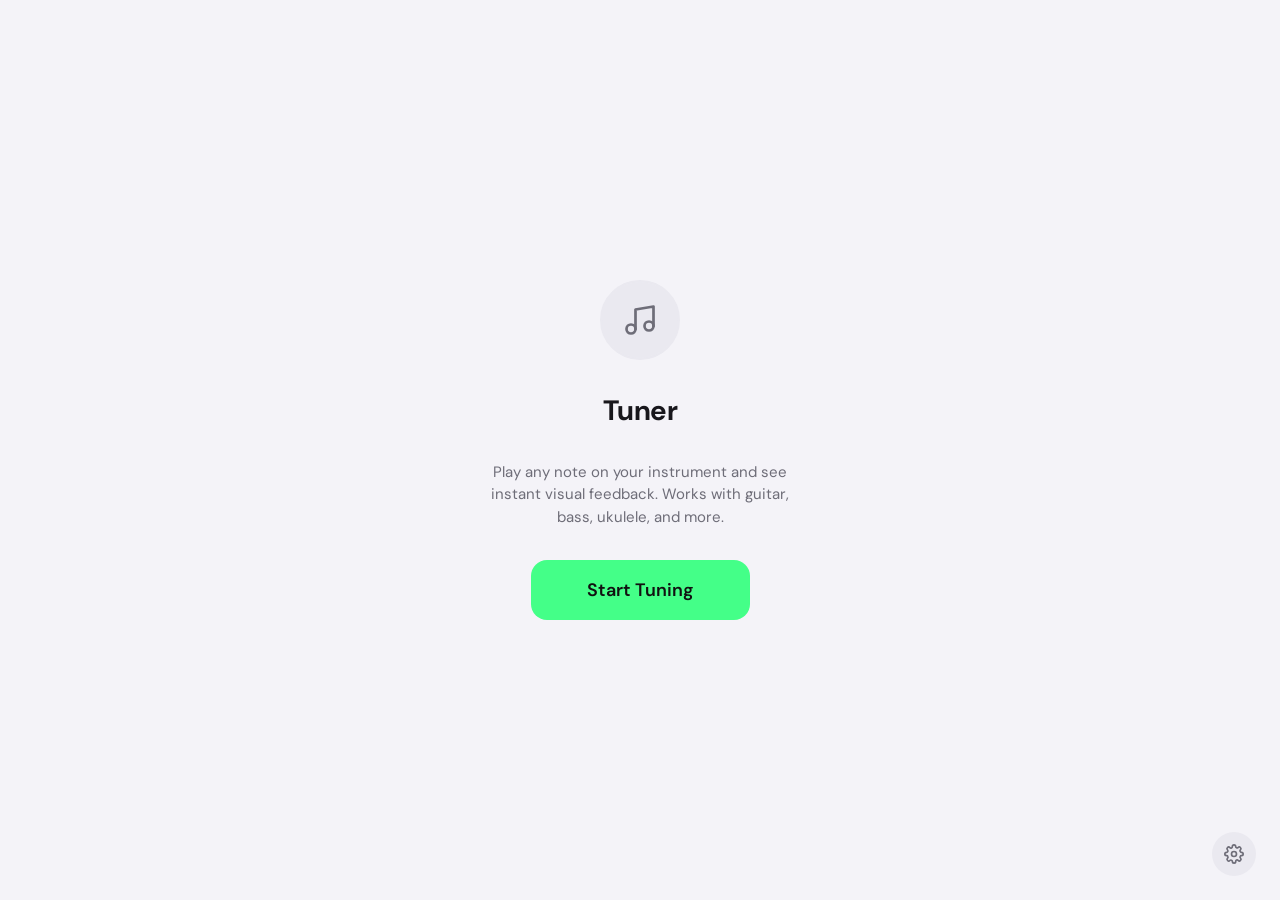
<file: tuner/index.html>
<!DOCTYPE html>
<html lang="en" data-theme="dark">
<head>
  <meta charset="UTF-8">
  <meta name="viewport" content="width=device-width, initial-scale=1.0, viewport-fit=cover">
  <meta name="description" content="Fast, simple, delightful chromatic tuner. No ads, no accounts, just tune.">
  <meta name="theme-color" content="#111113">
  <title>Tuner</title>
  <link rel="stylesheet" href="styles.css">
</head>
<body>
  <div class="app" id="app">

    <!-- ── Start screen ──────────────────── -->
    <div class="start-screen" id="start-screen" role="main">
      <div class="start-icon" aria-hidden="true">
        <svg width="36" height="36" viewBox="0 0 24 24" fill="none" stroke="currentColor" stroke-width="1.8" stroke-linecap="round" stroke-linejoin="round">
          <path d="M9 18V5l12-2v13"/>
          <circle cx="6" cy="18" r="3"/><circle cx="18" cy="16" r="3"/>
        </svg>
      </div>
      <h1 class="start-title">Tuner</h1>
      <p class="start-sub">Play any note on your instrument and see instant visual feedback. Works with guitar, bass, ukulele, and more.</p>
      <button class="start-btn" id="start-btn" aria-label="Start tuner and enable microphone">Start Tuning</button>
    </div>

    <!-- ── Error screen ──────────────────── -->
    <div class="error-screen" id="error-screen" role="alert">
      <div class="error-icon" aria-hidden="true">
        <svg width="48" height="48" viewBox="0 0 24 24" fill="none" stroke="currentColor" stroke-width="1.5" stroke-linecap="round">
          <line x1="1" y1="1" x2="23" y2="23"/><path d="M9 9v3a3 3 0 0 0 5.12 2.12M15 9.34V4a3 3 0 0 0-5.94-.6"/><path d="M17 16.95A7 7 0 0 1 5 12v-2m14 0v2c0 .76-.12 1.5-.35 2.18"/><line x1="12" y1="19" x2="12" y2="23"/><line x1="8" y1="23" x2="16" y2="23"/>
        </svg>
      </div>
      <h2 class="error-title" id="error-title">Microphone blocked</h2>
      <p class="error-message" id="error-message">Please allow microphone access and try again.</p>
      <button class="error-retry" id="error-retry">Try Again</button>
    </div>

    <!-- ── Tuner screen ──────────────────── -->
    <div class="tuner-screen" id="tuner-screen" role="main" aria-live="polite">
      <div class="status" id="status" aria-label="Tuner status">Listening...</div>

      <div class="radial-meter" id="meter-wrap" role="slider" aria-label="Tuning meter — tap to freeze" aria-valuemin="-50" aria-valuemax="50" aria-valuenow="0" tabindex="0">
        <svg class="radial-svg" id="radial-svg" viewBox="0 0 400 400">
          <g id="arc-segments"></g>
          <circle class="inner-ring" id="inner-ring" cx="200" cy="200" r="105" fill="none" stroke="#2DD4A8" stroke-width="8" opacity="0.35"/>
          <g class="needle-group" id="needle-group">
            <path class="needle" d="M200,35 L191,170 Q200,200 209,170 Z" fill="#2DD4A8"/>
          </g>
          <circle class="needle-cap" cx="200" cy="200" r="6" fill="#1a1a1e"/>
          <text class="arc-label" x="53" y="310" text-anchor="middle">-50</text>
          <text class="arc-label" x="347" y="310" text-anchor="middle">+50</text>
        </svg>
        <div class="radial-note" id="note-name" aria-label="Detected note">&mdash;</div>
        <div class="meter-frozen-badge">Frozen</div>
      </div>

      <div class="note-freq" id="note-freq" aria-label="Detected frequency"></div>
      <div class="cents-display" id="cents-display" aria-label="Cents deviation"></div>
      <div class="message-toast" id="message-toast" aria-live="assertive"></div>
      <div class="streak hidden" id="streak" aria-label="Tuning streak"></div>
    </div>

    <!-- ── Particles ─────────────────────── -->
    <div class="particle-container" id="particles" aria-hidden="true"></div>
  </div>

  <!-- ── Settings toggle ───────────────── -->
  <button class="settings-toggle" id="settings-toggle" aria-label="Open settings">
    <svg width="20" height="20" viewBox="0 0 24 24" fill="none" stroke="currentColor" stroke-width="2" stroke-linecap="round" stroke-linejoin="round">
      <circle cx="12" cy="12" r="3"/><path d="M19.4 15a1.65 1.65 0 0 0 .33 1.82l.06.06a2 2 0 0 1-2.83 2.83l-.06-.06a1.65 1.65 0 0 0-1.82-.33 1.65 1.65 0 0 0-1 1.51V21a2 2 0 0 1-4 0v-.09A1.65 1.65 0 0 0 9 19.4a1.65 1.65 0 0 0-1.82.33l-.06.06a2 2 0 0 1-2.83-2.83l.06-.06A1.65 1.65 0 0 0 4.68 15a1.65 1.65 0 0 0-1.51-1H3a2 2 0 0 1 0-4h.09A1.65 1.65 0 0 0 4.6 9a1.65 1.65 0 0 0-.33-1.82l-.06-.06a2 2 0 0 1 2.83-2.83l.06.06A1.65 1.65 0 0 0 9 4.68a1.65 1.65 0 0 0 1-1.51V3a2 2 0 0 1 4 0v.09a1.65 1.65 0 0 0 1 1.51 1.65 1.65 0 0 0 1.82-.33l.06-.06a2 2 0 0 1 2.83 2.83l-.06.06A1.65 1.65 0 0 0 19.4 9a1.65 1.65 0 0 0 1.51 1H21a2 2 0 0 1 0 4h-.09a1.65 1.65 0 0 0-1.51 1z"/>
    </svg>
  </button>

  <!-- ── Settings panel ────────────────── -->
  <div class="settings-backdrop" id="settings-backdrop"></div>
  <div class="settings-panel" id="settings-panel" role="dialog" aria-label="Settings">
    <div class="settings-header">
      <h2 class="settings-title">Settings</h2>
      <button class="settings-close" id="settings-close" aria-label="Close settings">&times;</button>
    </div>

    <div class="setting-group">
      <label class="setting-label" for="a4-select">A4 Reference</label>
      <select class="setting-select" id="a4-select">
        <option value="432">432 Hz</option>
        <option value="440" selected>440 Hz</option>
        <option value="442">442 Hz</option>
        <option value="444">444 Hz</option>
        <option value="custom">Custom...</option>
      </select>
      <input class="setting-input" id="a4-custom" type="number" min="400" max="480" placeholder="e.g. 435" style="display:none" aria-label="Custom A4 frequency">
    </div>

    <div class="setting-group">
      <label class="setting-label" for="theme-select">Appearance</label>
      <select class="setting-select" id="theme-select">
        <option value="auto">Auto (system)</option>
        <option value="dark">Dark</option>
        <option value="light">Light</option>
      </select>
    </div>

    <div class="setting-group">
      <div class="setting-row">
        <label class="setting-label" for="sound-toggle" style="margin:0">Sound Feedback</label>
        <label class="toggle">
          <input type="checkbox" id="sound-toggle">
          <span class="toggle-track"></span>
          <span class="toggle-knob"></span>
        </label>
      </div>
    </div>
  </div>

  <script type="module" src="app.js"></script>
</body>
</html>
</file>
<file: tuner/styles.css>
/* ─────────────────────────────────────────────
   styles.css  –  Tuner visual design
   ───────────────────────────────────────────── */

/* ── Fonts ────────────────────────────────── */
@import url('https://fonts.googleapis.com/css2?family=DM+Sans:ital,opsz,wght@0,9..40,300;0,9..40,500;0,9..40,700;1,9..40,400&family=JetBrains+Mono:wght@400;500&display=swap');

/* ── Custom properties ────────────────────── */
:root {
  --bg:          #111113;
  --bg-card:     #1a1a1e;
  --bg-surface:  #222228;
  --text:        #f0eff4;
  --text-dim:    #8b8a94;
  --text-muted:  #55545e;
  --accent:      #44FF88;
  --red:         #FF4444;
  --amber:       #FFB84D;
  --yellow:      #FFE44D;
  --green:       #44FF88;
  --radius:      16px;
  --radius-lg:   30px;
  --font:        'DM Sans', -apple-system, BlinkMacSystemFont, sans-serif;
  --mono:        'JetBrains Mono', ui-monospace, monospace;
  --meter-h:     56px;
  --indicator-d: 42px;
  --transition:  220ms ease-out;
}

/* Light theme */
[data-theme="light"] {
  --bg:         #f4f3f8;
  --bg-card:    #ffffff;
  --bg-surface: #eae9f0;
  --text:       #18171c;
  --text-dim:   #6e6d78;
  --text-muted: #a5a4ae;
}

/* ── Retro (Konami) theme ─────────────────── */
[data-theme="retro"] {
  --bg:         #0c0820;
  --bg-card:    #1a1440;
  --bg-surface: #241c58;
  --text:       #44ff88;
  --text-dim:   #a088ff;
  --text-muted: #5040a0;
  --accent:     #ff44aa;
  --green:      #44ff88;
  --red:        #ff4444;
  --amber:      #ffb84d;
  --yellow:     #ffe44d;
}
[data-theme="retro"] body {
  font-family: 'Courier New', monospace !important;
  image-rendering: pixelated;
}
[data-theme="retro"] .radial-note {
  text-shadow: 0 0 20px var(--accent), 0 0 60px var(--accent);
  letter-spacing: 8px;
}
[data-theme="retro"] #arc-segments path {
  opacity: 0.8 !important;
}
[data-theme="retro"] .needle {
  fill: var(--accent);
}
[data-theme="retro"] .start-btn {
  border: 2px solid var(--accent);
  border-radius: 4px !important;
  text-transform: uppercase;
  letter-spacing: 6px;
}
[data-theme="retro"] .start-btn:hover {
  box-shadow: 0 0 30px var(--accent);
}

/* ── Reset / base ─────────────────────────── */
*, *::before, *::after { box-sizing: border-box; margin: 0; padding: 0; }

html, body {
  height: 100%;
  font-family: var(--font);
  background: var(--bg);
  color: var(--text);
  -webkit-font-smoothing: antialiased;
  overflow: hidden;
  user-select: none;
  -webkit-user-select: none;
  transition: background var(--transition), color var(--transition);
}

/* ── Layout ───────────────────────────────── */
.app {
  display: flex;
  flex-direction: column;
  align-items: center;
  justify-content: center;
  height: 100%;
  padding: 24px;
  position: relative;
  transition: opacity 0.8s ease;
}
.app.ambient { opacity: 0.45; }

/* ── Start screen ─────────────────────────── */
.start-screen {
  display: flex;
  flex-direction: column;
  align-items: center;
  gap: 32px;
  animation: fadeUp 0.5s ease-out both;
}
.start-screen.hidden { display: none; }

.start-icon {
  width: 80px;
  height: 80px;
  border-radius: 50%;
  background: var(--bg-surface);
  display: flex;
  align-items: center;
  justify-content: center;
  font-size: 36px;
  color: var(--text-dim);
  border: 2px solid var(--bg-surface);
}

.start-title {
  font-size: 28px;
  font-weight: 700;
  letter-spacing: -0.5px;
}

.start-sub {
  font-size: 15px;
  color: var(--text-dim);
  text-align: center;
  line-height: 1.5;
  max-width: 320px;
}

.start-btn {
  padding: 18px 56px;
  font-size: 18px;
  font-weight: 600;
  font-family: var(--font);
  border: none;
  border-radius: var(--radius);
  background: var(--accent);
  color: #111;
  cursor: pointer;
  transition: transform 0.15s ease, box-shadow 0.2s ease, background 0.2s ease;
  outline: none;
  -webkit-tap-highlight-color: transparent;
}
.start-btn:hover  { transform: scale(1.04); box-shadow: 0 8px 30px rgba(68,255,136,.25); }
.start-btn:active { transform: scale(0.97); }
.start-btn:focus-visible {
  box-shadow: 0 0 0 3px var(--bg), 0 0 0 6px var(--accent);
}

/* ── Tuner screen ─────────────────────────── */
.tuner-screen {
  display: none;
  flex-direction: column;
  align-items: center;
  gap: 12px;
  width: 100%;
  max-width: 640px;
  animation: fadeUp 0.4s ease-out both;
}
.tuner-screen.active { display: flex; }

/* ── Status line ──────────────────────────── */
.status {
  font-size: 13px;
  color: var(--text-muted);
  letter-spacing: 0.5px;
  height: 20px;
  transition: color var(--transition);
}

/* ── Note display ─────────────────────────── */
.note-octave {
  font-size: 0.35em;
  font-weight: 500;
  vertical-align: super;
  opacity: 0.45;
  letter-spacing: 0;
}

.note-freq {
  font-family: var(--mono);
  font-size: clamp(16px, 3vw, 22px);
  font-weight: 400;
  color: var(--text-dim);
  transition: color var(--transition);
}

/* ── Radial meter ─────────────────────────── */
.radial-meter {
  position: relative;
  width: min(80vw, 380px);
  aspect-ratio: 1;
  display: flex;
  align-items: center;
  justify-content: center;
  cursor: pointer;
  -webkit-tap-highlight-color: transparent;
  margin: -12px 0;
}

.radial-svg {
  width: 100%;
  height: 100%;
  overflow: visible;
}

#arc-segments path {
  transition: opacity 0.1s ease;
}

.needle-group {
  transform-origin: 200px 200px;
  transition: transform 0.12s cubic-bezier(.22,.68,.36,1.2);
  will-change: transform;
}

.needle {
  filter: drop-shadow(0 0 6px rgba(45, 212, 168, 0.4));
}

.inner-ring {
  transition: stroke 0.3s ease, opacity 0.3s ease, filter 0.3s ease;
}
.inner-ring.glow {
  stroke: #44FF88;
  opacity: 0.9;
  filter: drop-shadow(0 0 10px rgba(68, 255, 136, 0.5));
}

.arc-label {
  font-family: var(--mono);
  font-size: 13px;
  font-weight: 500;
  fill: var(--text-muted);
}

.radial-note {
  position: absolute;
  top: 50%;
  left: 50%;
  transform: translate(-50%, -50%);
  font-size: clamp(56px, 12vw, 80px);
  font-weight: 700;
  line-height: 1;
  letter-spacing: -2px;
  transition: color var(--transition);
  pointer-events: none;
}

/* Frozen overlay */
.meter-frozen-badge {
  position: absolute;
  top: 6%;
  right: 6%;
  background: var(--amber);
  color: #111;
  font-size: 10px;
  font-weight: 700;
  padding: 2px 8px;
  border-radius: 6px;
  letter-spacing: 1px;
  text-transform: uppercase;
  opacity: 0;
  transition: opacity 0.2s ease;
  pointer-events: none;
  z-index: 3;
}
.radial-meter.frozen .meter-frozen-badge { opacity: 1; }
.radial-meter.frozen .needle { fill: var(--amber); }

/* ── Cents readout ────────────────────────── */
.cents-display {
  font-family: var(--mono);
  font-size: clamp(14px, 2.5vw, 18px);
  font-weight: 500;
  min-width: 70px;
  text-align: center;
  transition: color var(--transition);
  height: 24px;
}

/* ── Message toast ────────────────────────── */
.message-toast {
  font-size: 15px;
  font-weight: 500;
  color: var(--green);
  opacity: 0;
  transition: opacity 0.4s ease, transform 0.4s ease;
  transform: translateY(4px);
  height: 24px;
  pointer-events: none;
}
.message-toast.visible {
  opacity: 1;
  transform: translateY(0);
}

/* ── Streak ───────────────────────────────── */
.streak {
  font-size: 13px;
  color: var(--text-muted);
  height: 20px;
  transition: opacity 0.3s ease;
}
.streak.hidden { opacity: 0; }

/* ── Settings toggle ──────────────────────── */
.settings-toggle {
  position: fixed;
  bottom: 24px;
  right: 24px;
  width: 44px;
  height: 44px;
  border-radius: 50%;
  border: none;
  background: var(--bg-surface);
  color: var(--text-dim);
  font-size: 20px;
  cursor: pointer;
  display: flex;
  align-items: center;
  justify-content: center;
  transition: background var(--transition), transform 0.15s ease;
  outline: none;
  -webkit-tap-highlight-color: transparent;
  z-index: 10;
}
.settings-toggle:hover { background: var(--bg-card); transform: rotate(30deg); }
.settings-toggle:focus-visible {
  box-shadow: 0 0 0 3px var(--bg), 0 0 0 6px var(--accent);
}

/* ── Settings panel ───────────────────────── */
.settings-backdrop {
  position: fixed;
  inset: 0;
  background: rgba(0,0,0,.5);
  opacity: 0;
  visibility: hidden;
  transition: opacity 0.25s ease, visibility 0.25s ease;
  z-index: 90;
}
.settings-backdrop.open { opacity: 1; visibility: visible; }

.settings-panel {
  position: fixed;
  right: 0; top: 0; bottom: 0;
  width: min(360px, 88vw);
  background: var(--bg-card);
  padding: 32px 28px;
  transform: translateX(100%);
  transition: transform 0.3s cubic-bezier(.22,.68,.36,1);
  z-index: 100;
  overflow-y: auto;
  display: flex;
  flex-direction: column;
  gap: 28px;
}
.settings-panel.open { transform: translateX(0); }

.settings-header {
  display: flex;
  justify-content: space-between;
  align-items: center;
}
.settings-title {
  font-size: 20px;
  font-weight: 700;
}
.settings-close {
  width: 36px;
  height: 36px;
  border: none;
  border-radius: 50%;
  background: var(--bg-surface);
  color: var(--text);
  font-size: 18px;
  cursor: pointer;
  display: flex;
  align-items: center;
  justify-content: center;
  transition: background 0.15s ease;
}
.settings-close:hover { background: var(--bg); }

.setting-group {
  display: flex;
  flex-direction: column;
  gap: 8px;
}
.setting-label {
  font-size: 12px;
  font-weight: 600;
  color: var(--text-dim);
  letter-spacing: 1px;
  text-transform: uppercase;
}

.setting-row {
  display: flex;
  align-items: center;
  justify-content: space-between;
  gap: 12px;
}

.setting-select, .setting-input {
  padding: 10px 14px;
  font-size: 15px;
  font-family: var(--font);
  border: 1px solid var(--bg-surface);
  border-radius: 10px;
  background: var(--bg);
  color: var(--text);
  outline: none;
  transition: border-color 0.15s ease;
  width: 100%;
}
.setting-select:focus, .setting-input:focus {
  border-color: var(--accent);
}

/* Toggle switch */
.toggle {
  position: relative;
  width: 48px;
  height: 28px;
  flex-shrink: 0;
}
.toggle input { opacity: 0; width: 0; height: 0; position: absolute; }
.toggle-track {
  position: absolute;
  inset: 0;
  background: var(--bg-surface);
  border-radius: 14px;
  cursor: pointer;
  transition: background 0.2s ease;
}
.toggle input:checked + .toggle-track { background: var(--accent); }
.toggle-knob {
  position: absolute;
  left: 3px;
  top: 3px;
  width: 22px;
  height: 22px;
  border-radius: 50%;
  background: #fff;
  transition: transform 0.2s ease;
  pointer-events: none;
}
.toggle input:checked ~ .toggle-knob { transform: translateX(20px); }
.toggle input:focus-visible + .toggle-track {
  box-shadow: 0 0 0 3px var(--bg), 0 0 0 6px var(--accent);
}

/* ── Celebration particles ────────────────── */
.particle-container {
  position: fixed;
  inset: 0;
  pointer-events: none;
  z-index: 200;
  overflow: hidden;
}
.particle {
  position: absolute;
  width: 6px;
  height: 6px;
  border-radius: 50%;
  background: var(--green);
  opacity: 0;
  animation: particleFly 1.2s ease-out forwards;
}

/* ── Error screen ─────────────────────────── */
.error-screen {
  display: none;
  flex-direction: column;
  align-items: center;
  gap: 20px;
  text-align: center;
  animation: fadeUp 0.4s ease-out both;
}
.error-screen.active { display: flex; }
.error-icon { font-size: 48px; }
.error-title { font-size: 22px; font-weight: 700; }
.error-message {
  font-size: 15px;
  color: var(--text-dim);
  line-height: 1.6;
  max-width: 360px;
}
.error-retry {
  padding: 12px 32px;
  font-size: 15px;
  font-weight: 600;
  font-family: var(--font);
  border: 1px solid var(--bg-surface);
  border-radius: var(--radius);
  background: transparent;
  color: var(--text);
  cursor: pointer;
  transition: background 0.15s ease;
}
.error-retry:hover { background: var(--bg-surface); }

/* ── Animations ───────────────────────────── */
@keyframes fadeUp {
  from { opacity: 0; transform: translateY(16px); }
  to   { opacity: 1; transform: translateY(0); }
}

@keyframes particleFly {
  0%   { opacity: 1; transform: translate(0,0) scale(1); }
  100% { opacity: 0; transform: translate(var(--dx), var(--dy)) scale(0); }
}

/* ── Reduced motion ───────────────────────── */
@media (prefers-reduced-motion: reduce) {
  *, *::before, *::after {
    animation-duration: 0.01ms !important;
    transition-duration: 0.01ms !important;
  }
  .needle-group { transition: none !important; }
}

/* ── High contrast ────────────────────────── */
@media (prefers-contrast: more) {
  :root {
    --bg-surface: #333;
    --text-dim: #ccc;
    --text-muted: #999;
  }
  #arc-segments path { opacity: 0.6 !important; }
}

/* ── Mobile adjustments ───────────────────── */
@media (max-width: 480px) {
  .app { padding: 16px; }
  .radial-meter { width: min(90vw, 380px); }
  .start-btn { padding: 16px 44px; font-size: 17px; }
  .settings-toggle { bottom: 16px; right: 16px; }
}

@media (max-height: 560px) {
  .radial-meter { width: min(65vw, 300px); margin: -16px 0; }
  .radial-note { font-size: clamp(40px, 10vw, 56px); }
}
</file>
